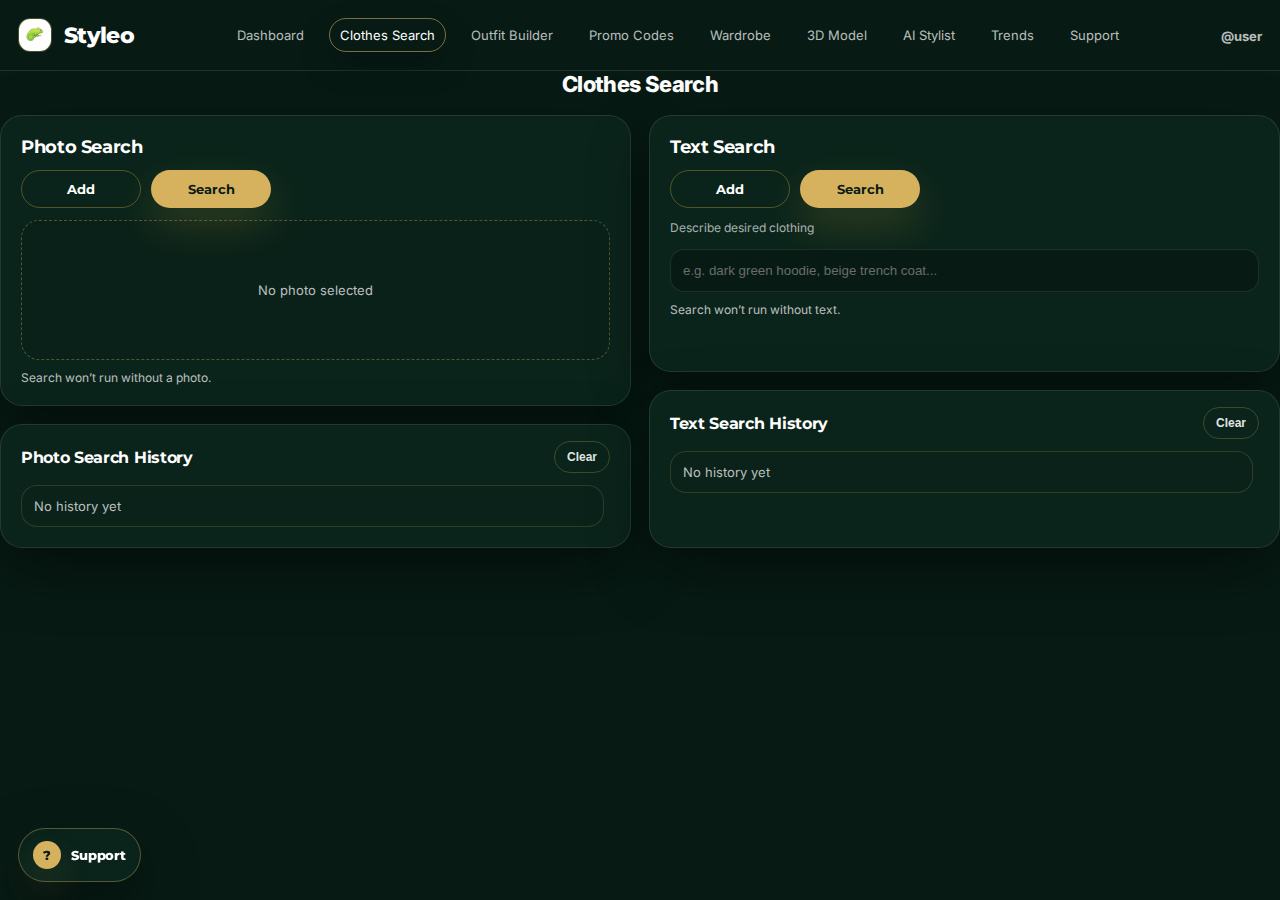
<file: public/clothes-search.html>
<!doctype html>
<html lang="en">
<head>
    <link rel="icon" href="Logo.jpeg" type="image">

  <meta charset="UTF-8" />
  <meta name="viewport" content="width=device-width, initial-scale=1.0" />
  <title>Styleo • Clothes Search</title>

  <link rel="preconnect" href="https://fonts.googleapis.com">
  <link rel="preconnect" href="https://fonts.gstatic.com" crossorigin>
  <link href="https://fonts.googleapis.com/css2?family=Inter:wght@400;500;600;700&family=Montserrat:wght@600;700;800&display=swap" rel="stylesheet">

  <link rel="stylesheet" href="style.css" />
</head>

<body class="page-feature">
  <div class="dash">

    <!-- TOP NAV (logo left, functions center, username right) -->
<header class="dash-header dash-header--nav">
  <div class="dash-left">
    <img class="dash-logo" src="Logo.jpeg" alt="Styleo Logo" />
    <span class="dash-brand">Styleo</span>
  </div>

  <!-- NAV (центр) -->
  <nav class="top-nav" aria-label="Feature navigation">
    <a class="top-nav__link" data-route="dashboard.html" href="dashboard.html">Dashboard</a>

    <a class="top-nav__link" data-route="clothes-search.html" href="clothes-search.html">Clothes Search</a>
    <a class="top-nav__link" data-route="outfit-builder.html" href="outfit-builder.html">Outfit Builder</a>
    <a class="top-nav__link" data-route="promo-codes.html" href="promo-codes.html">Promo Codes</a>
    <a class="top-nav__link" data-route="wardrobe.html" href="wardrobe.html">Wardrobe</a>
    <a class="top-nav__link" data-route="model-3d.html" href="model-3d.html">3D Model</a>
    <a class="top-nav__link" data-route="gemini_chat.html" href="gemini_chat.html">AI Stylist</a>
    <a class="top-nav__link" data-route="trends.html" href="trends.html">Trends</a>

    <a class="top-nav__link" data-route="support.html" href="support.html">Support</a>
  </nav>

  <div class="dash-right">
    <span class="dash-user" id="username">@user</span>
  </div>
</header>


    <!-- TITLE -->
    <main class="feature-shell">
      <h1 class="feature-title feature-title--center">Clothes Search</h1>

      <!-- TWO COLUMNS -->
      <section class="cs-grid" aria-label="Clothes search">
        <!-- LEFT: PHOTO SEARCH -->
        <div class="cs-col">
          <section class="cs-card">
            <h2 class="cs-card__title">Photo Search</h2>

            <div class="cs-actions">
              <!-- hidden file input -->
              <input id="photoFile" class="cs-hidden" type="file" accept="image/*" />

              <button class="btn btn-outline cs-btn" type="button" id="photoAddBtn">Add</button>
              <button class="btn btn-primary cs-btn" type="button" id="photoSearchBtn" disabled>Search</button>
            </div>

            <div class="cs-preview" id="photoPreview" aria-live="polite">
              <div class="cs-preview__empty">No photo selected</div>
            </div>

            <p class="cs-hint">Search won’t run without a photo.</p>
          </section>

          <section class="cs-card cs-card--history" aria-label="Photo search history">
            <div class="cs-card__head">
              <h3 class="cs-card__title cs-card__title--sm">Photo Search History</h3>
              <button class="cs-clear" type="button" id="clearPhotoHistory">Clear</button>
            </div>

            <div class="cs-history" id="photoHistory">
              <!-- items injected by JS -->
            </div>
          </section>
        </div>

        <!-- RIGHT: TEXT SEARCH -->
        <div class="cs-col">
          <section class="cs-card">
            <h2 class="cs-card__title">Text Search</h2>

            <div class="cs-actions">
              <button class="btn btn-outline cs-btn" type="button" id="textAddBtn">Add</button>
              <button class="btn btn-primary cs-btn" type="button" id="textSearchBtn" disabled>Search</button>
            </div>

            <label class="cs-field">
              <span class="cs-field__label">Describe desired clothing</span>
              <input id="textQuery" class="cs-field__input" type="text" placeholder="e.g. dark green hoodie, beige trench coat..." />
            </label>

            <p class="cs-hint">Search won’t run without text.</p>
          </section>

          <section class="cs-card cs-card--history" aria-label="Text search history">
            <div class="cs-card__head">
              <h3 class="cs-card__title cs-card__title--sm">Text Search History</h3>
              <button class="cs-clear" type="button" id="clearTextHistory">Clear</button>
            </div>

            <div class="cs-history" id="textHistory">
              <!-- items injected by JS -->
            </div>
          </section>
        </div>
      </section>
    </main>

    <!-- SUPPORT button bottom-left -->
    <a class="support-fab" href="support.html" aria-label="Support">
      <span class="support-fab__dot">?</span>
      <span class="support-fab__text">Support</span>
    </a>

  </div>

  <script>
    // ---- helpers
    const qs = (s) => document.querySelector(s);
    const fmtDate = (d) =>
      new Intl.DateTimeFormat(undefined, { year:'numeric', month:'short', day:'2-digit' }).format(d);

    // ---- username + keep ?user=... on navigation
    document.addEventListener("DOMContentLoaded", () => {
      const params = new URLSearchParams(window.location.search);
      const user = params.get("user");

      const u = qs("#username");
      if (user && u) u.textContent = "@" + user;

      if (user) {
        document.querySelectorAll("a[data-route], a.keep-user").forEach(a => {
          const url = new URL(a.getAttribute("href"), window.location.origin);
          url.searchParams.set("user", user);
          a.setAttribute("href", url.pathname + "?" + url.searchParams.toString());
        });
      }

      initClothesSearch();
    });

    function initClothesSearch(){
      // DOM
      const photoFile = qs("#photoFile");
      const photoAddBtn = qs("#photoAddBtn");
      const photoSearchBtn = qs("#photoSearchBtn");
      const photoPreview = qs("#photoPreview");
      const photoHistoryEl = qs("#photoHistory");
      const clearPhotoHistory = qs("#clearPhotoHistory");

      const textAddBtn = qs("#textAddBtn");
      const textSearchBtn = qs("#textSearchBtn");
      const textQuery = qs("#textQuery");
      const textHistoryEl = qs("#textHistory");
      const clearTextHistory = qs("#clearTextHistory");

      // storage keys
      const K_PHOTO = "styleo_photo_history_v1";
      const K_TEXT  = "styleo_text_history_v1";

      // state
      let selectedPhotoDataUrl = "";

      // load history
      const photoHistory = safeParse(localStorage.getItem(K_PHOTO)) || [];
      const textHistory  = safeParse(localStorage.getItem(K_TEXT)) || [];
      renderPhotoHistory(photoHistoryEl, photoHistory);
      renderTextHistory(textHistoryEl, textHistory);

      // PHOTO: Add -> open file picker
      photoAddBtn.addEventListener("click", () => photoFile.click());

      // PHOTO: on select -> enable Search + show preview
      photoFile.addEventListener("change", async (e) => {
        const file = e.target.files && e.target.files[0];
        if (!file) return;

        selectedPhotoDataUrl = await fileToDataURL(file);
        photoSearchBtn.disabled = false;

        photoPreview.innerHTML = `
          <img class="cs-preview__img" src="${selectedPhotoDataUrl}" alt="Selected photo preview">
        `;
      });

      // PHOTO: Search -> requires photo
      photoSearchBtn.addEventListener("click", async () => {
        if (!selectedPhotoDataUrl) return;

        photoSearchBtn.disabled = true;
        photoSearchBtn.textContent = "Searching...";

        try {
          // Convert data URL to blob
          const response = await fetch(selectedPhotoDataUrl);
          const blob = await response.blob();
          
          const formData = new FormData();
          formData.append("image", blob, "photo.jpg");

          console.log("🔍 Attempting photo search...");
          
          let apiResponse;
          let apiUrl = "http://localhost:3001/api/photo-search";
          let lastError = null;
          
          // Try localhost:3001 first
          try {
            console.log("📡 Trying:", apiUrl);
            apiResponse = await fetch(apiUrl, {
              method: "POST",
              body: formData
            });
            console.log("✅ Connected to localhost:3001, response status:", apiResponse.status);
          } catch (e) {
            console.log("❌ Failed to connect to localhost:3001:", e.message);
            lastError = e;
            // If that fails, try relative URL (for Firebase)
            apiUrl = "/api/photo-search";
            try {
              console.log("📡 Trying relative path:", apiUrl);
              apiResponse = await fetch(apiUrl, {
                method: "POST",
                body: formData
              });
              console.log("✅ Connected to relative URL, response status:", apiResponse.status);
            } catch (e2) {
              console.log("❌ Failed to connect to relative URL:", e2.message);
              throw new Error("Could not reach backend API. Tried:\n1. http://localhost:3001/api/photo-search\n2. /api/photo-search\n\nMake sure Ghast has started the backend with 'npm start' in the server folder.");
            }
          }

          if (!apiResponse.ok) {
            const responseText = await apiResponse.text();
            console.log("❌ API Error Response:", responseText);
            try {
              const error = JSON.parse(responseText);
              throw new Error(error.error || `HTTP ${apiResponse.status}`);
            } catch (e) {
              throw new Error(`Server returned ${apiResponse.status}: ${responseText.substring(0, 100)}`);
            }
          }

          const data = await apiResponse.json();
          console.log("✅ Search successful:", data);
          
          // Store in history
          const item = {
            date: new Date().toISOString(),
            img: selectedPhotoDataUrl,
            results: data.results || []
          };

          photoHistory.unshift(item);
          localStorage.setItem(K_PHOTO, JSON.stringify(photoHistory));
          renderPhotoHistory(photoHistoryEl, photoHistory);

          // Show results
          showPhotoSearchResults(data);
        } catch (e) {
          console.error("Photo search error:", e);
          alert("Error: " + e.message + "\n\nMake sure the backend server is running on http://localhost:3001");
        } finally {
          photoSearchBtn.disabled = false;
          photoSearchBtn.textContent = "Search";
        }
      });

      clearPhotoHistory.addEventListener("click", () => {
        photoHistory.length = 0;
        localStorage.setItem(K_PHOTO, JSON.stringify(photoHistory));
        renderPhotoHistory(photoHistoryEl, photoHistory);
      });

      // TEXT: Add -> focus input (and optionally clear)
      textAddBtn.addEventListener("click", () => {
        textQuery.focus();
        // optional: textQuery.value = "";
        updateTextBtn();
      });

      // TEXT: enable Search only if non-empty
      function updateTextBtn(){
        textSearchBtn.disabled = !textQuery.value.trim();
      }
      textQuery.addEventListener("input", updateTextBtn);
      updateTextBtn();

      // TEXT: Search -> requires text
      textSearchBtn.addEventListener("click", async () => {
        const q = textQuery.value.trim();
        if (!q) return;

        textSearchBtn.disabled = true;
        textSearchBtn.textContent = "Searching...";

        try {
          console.log("🔍 Attempting text search for:", q);
          
          // live share stuff
          let apiResponse;
          let apiUrl = "http://localhost:3001/api/text-search";
          let lastError = null;
          
          // Try localhost:3001
          try {
            console.log("📡 Trying:", apiUrl);
            apiResponse = await fetch(apiUrl, {
              method: "POST",
              headers: { "Content-Type": "application/json" },
              body: JSON.stringify({ query: q })
            });
            console.log("✅ Connected to localhost:3001, response status:", apiResponse.status);
          } catch (e) {
            console.log("❌ Failed to connect to localhost:3001:", e.message);
            lastError = e;
            //  try relative URL ( Firebase)
            apiUrl = "/api/text-search";
            try {
              console.log("📡 Trying relative path:", apiUrl);
              apiResponse = await fetch(apiUrl, {
                method: "POST",
                headers: { "Content-Type": "application/json" },
                body: JSON.stringify({ query: q })
              });
              console.log("✅ Connected to relative URL, response status:", apiResponse.status);
            } catch (e2) {
              console.log("❌ Failed to connect to relative URL:", e2.message);
              throw new Error("Could not reach backend API. Tried:\n1. http://localhost:3001/api/text-search\n2. /api/text-search\n\nMake sure Ghast has started the backend with 'npm start' in the server folder.");
            }
          }

          if (!apiResponse.ok) {
            const responseText = await apiResponse.text();
            console.log("❌ API Error Response:", responseText);
            try {
              const error = JSON.parse(responseText);
              throw new Error(error.error || `HTTP ${apiResponse.status}`);
            } catch (e) {
              throw new Error(`Server returned ${apiResponse.status}: ${responseText.substring(0, 100)}`);
            }
          }

          const data = await apiResponse.json();
          console.log("✅ Search successful:", data);

          // Store  history
          const item = {
            date: new Date().toISOString(),
            text: q,
            results: data.results || []
          };

          textHistory.unshift(item);
          localStorage.setItem(K_TEXT, JSON.stringify(textHistory));
          renderTextHistory(textHistoryEl, textHistory);

          // Show results
          showTextSearchResults(data);
        } catch (e) {
          console.error("Text search error:", e);
          alert("Error: " + e.message + "\n\nMake sure the backend server is running on http://localhost:3001");
        } finally {
          textSearchBtn.disabled = false;
          textSearchBtn.textContent = "Search";
        }
      });

      clearTextHistory.addEventListener("click", () => {
        textHistory.length = 0;
        localStorage.setItem(K_TEXT, JSON.stringify(textHistory));
        renderTextHistory(textHistoryEl, textHistory);
      });
    }

    function renderPhotoHistory(root, items){
      if (!items.length){
        root.innerHTML = `<div class="cs-empty">No history yet</div>`;
        return;
      }
      root.innerHTML = items.map((it, idx) => `
        <article class="cs-hitem" aria-label="Photo history item ${idx+1}">
          <div class="cs-hitem__date">${fmtDate(new Date(it.date))}</div>
          <img class="cs-hitem__img" src="${it.img}" alt="Uploaded photo on ${fmtDate(new Date(it.date))}">
        </article>
      `).join("");
    }

    function renderTextHistory(root, items){
      if (!items.length){
        root.innerHTML = `<div class="cs-empty">No history yet</div>`;
        return;
      }
      root.innerHTML = items.map((it, idx) => `
        <article class="cs-hitem" aria-label="Text history item ${idx+1}">
          <div class="cs-hitem__date">${fmtDate(new Date(it.date))}</div>
          <div class="cs-hitem__text">${escapeHTML(it.text)}</div>
        </article>
      `).join("");
    }

    function safeParse(v){
      try { return JSON.parse(v); } catch { return null; }
    }
    function fileToDataURL(file){
      return new Promise((res, rej) => {
        const r = new FileReader();
        r.onload = () => res(r.result);
        r.onerror = rej;
        r.readAsDataURL(file);
      });
    }
    function escapeHTML(str){
      return String(str)
        .replaceAll("&", "&amp;")
        .replaceAll("<", "&lt;")
        .replaceAll(">", "&gt;")
        .replaceAll('"', "&quot;")
        .replaceAll("'", "&#039;");
    }

    // show search results
    function showPhotoSearchResults(data) {
      let resultsHTML = "<div class='search-results-modal'>";
      
      if (data.results && data.results.length > 0) {
        resultsHTML += `<h3>Found ${data.results.length} matching items</h3>`;
        resultsHTML += `<p><small>Image analyzed: ${escapeHTML(data.imageDescription || "clothing item")}</small></p>`;
        resultsHTML += "<div class='results-list'>";
        
        data.results.forEach(item => {
          resultsHTML += `
            <div class="result-item" style="border: 1px solid #ddd; padding: 12px; margin: 8px 0; border-radius: 4px;">
              <h4 style="margin: 0 0 8px 0;">${escapeHTML(item.name)}</h4>
              <p style="margin: 4px 0;"><strong>Brand:</strong> ${escapeHTML(item.brand)}</p>
              <p style="margin: 4px 0;"><strong>Color:</strong> ${escapeHTML(item.color)} | <strong>Type:</strong> ${escapeHTML(item.type)}</p>
              <p style="margin: 4px 0;"><strong>Price:</strong> $${item.price}</p>
              <a href="${escapeHTML(item.url)}" target="_blank" class="btn btn-primary" style="margin-top: 8px; display: inline-block;">View Item</a>
            </div>
          `;
        });
        
        resultsHTML += "</div>";
      } else {
        resultsHTML += "<p>No matching items found for this image.</p>";
      }
      
      resultsHTML += "</div>";
      
      // alert-display
      alert(resultsHTML.replace(/<[^>]*>/g, "\n") + "\n\n(Open browser console or check the full interface for formatted results)");
    }

    function showTextSearchResults(data) {
      let resultsHTML = "<div class='search-results-modal'>";
      
      if (data.results && data.results.length > 0) {
        resultsHTML += `<h3>Found ${data.results.length} items for "${escapeHTML(data.query)}"</h3>`;
        resultsHTML += "<div class='results-list'>";
        
        data.results.forEach(item => {
          resultsHTML += `
            <div class="result-item" style="border: 1px solid #ddd; padding: 12px; margin: 8px 0; border-radius: 4px;">
              <h4 style="margin: 0 0 8px 0;">${escapeHTML(item.name)}</h4>
              <p style="margin: 4px 0;"><strong>Brand:</strong> ${escapeHTML(item.brand)}</p>
              <p style="margin: 4px 0;"><strong>Color:</strong> ${escapeHTML(item.color)} | <strong>Type:</strong> ${escapeHTML(item.type)}</p>
              <p style="margin: 4px 0;"><strong>Price:</strong> $${item.price}</p>
              <a href="${escapeHTML(item.url)}" target="_blank" class="btn btn-primary" style="margin-top: 8px; display: inline-block;">View Item</a>
            </div>
          `;
        });
        
        resultsHTML += "</div>";
      } else {
        resultsHTML += `<p>No items found matching "${escapeHTML(data.query)}".</p>`;
      }
      
      resultsHTML += "</div>";
      
      alert(resultsHTML.replace(/<[^>]*>/g, "\n") + "\n\n(Open browser console or check the full interface for formatted results)");
    }
  </script>
  <script>
  document.addEventListener("DOMContentLoaded", () => {
    const params = new URLSearchParams(window.location.search);
    const user = params.get("user");

    // 1) username
    const el = document.getElementById("username");
    if (el && user) el.textContent = "@" + user;

    // 2) 
    if (user) {
      document.querySelectorAll("a[data-route]").forEach(a => {
        const url = new URL(a.getAttribute("href"), window.location.origin);
        url.searchParams.set("user", user);
        a.setAttribute("href", url.pathname + "?" + url.searchParams.toString());
      });
    }

    // 3) highlight current page 
    const current = location.pathname.split("/").pop() || "dashboard.html";
    document.querySelectorAll("a[data-route]").forEach(a => {
      const route = a.getAttribute("data-route");
      if (route === current) a.setAttribute("aria-current", "page");
      else a.removeAttribute("aria-current");
    });
  });
</script>
<!-- твой HTML выше -->

<script>
document.addEventListener("DOMContentLoaded", () => {
  const photoFile = document.getElementById("photoFile");
  const photoAddBtn = document.getElementById("photoAddBtn");

  if (!photoFile || !photoAddBtn) return;

  photoAddBtn.addEventListener("click", () => {
    photoFile.click();
  });
});
</script>
<script src="applyTheme.js"></script></body>
<!-- это все сломано' -->
</html>
</file>
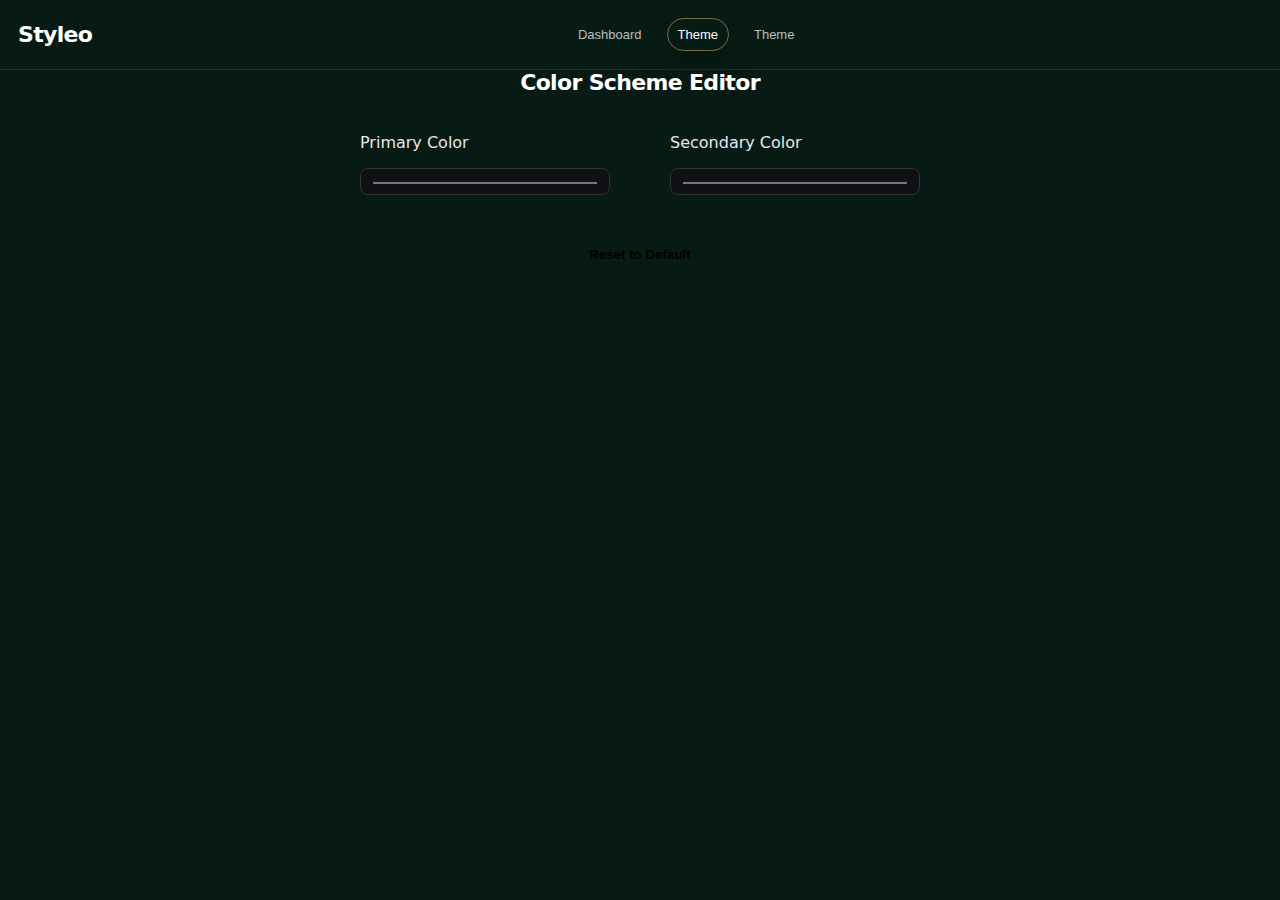
<file: public/color_wheel.html>
<!doctype html>
<html lang="en">
<head>
  <meta charset="UTF-8">
  <title>Styleo • Theme Editor</title>
  <meta name="viewport" content="width=device-width, initial-scale=1.0">

  <link rel="stylesheet" href="style.css">
</head>

<body class="page-feature">
<div class="dash">

  <header class="dash-header dash-header--nav">
    <div class="dash-left">
      <span class="dash-brand">Styleo</span>
    </div>
    <nav class="top-nav">
      <a class="top-nav__link" href="dashboard.html">Dashboard</a>
      <a class="top-nav__link" href="color_wheel.html" aria-current="page">Theme</a>
      <a class="top-nav__link" href="color_wheel.html">Theme</a>
    </nav>
  </header>

  <main class="feature-shell">
    <h1 class="feature-title feature-title--center">Color Scheme Editor</h1>

    <section class="theme-editor">
      <div class="theme-card">
        <label>Primary Color</label>
        <input type="color" id="primaryPicker">
      </div>

      <div class="theme-card">
        <label>Secondary Color</label>
        <input type="color" id="secondaryPicker">
      </div>

      <button class="theme-reset" id="resetTheme">Reset to Default</button>
    </section>
  </main>

</div>

<script src="applyTheme.js"></script>

<script>
const root = document.documentElement;

const primaryInput = document.getElementById("primaryPicker");
const secondaryInput = document.getElementById("secondaryPicker");
const resetBtn = document.getElementById("resetTheme");

// load  values
primaryInput.value =
  getComputedStyle(root).getPropertyValue("--bg-color").trim();

secondaryInput.value =
  getComputedStyle(root).getPropertyValue("--accent-color").trim();

primaryInput.addEventListener("input", e => {
  localStorage.setItem("styleo_primary", e.target.value);
  location.reload(); 
});

secondaryInput.addEventListener("input", e => {
  localStorage.setItem("styleo_secondary", e.target.value);
  location.reload();
});


resetBtn.addEventListener("click", () => {
  localStorage.removeItem("styleo_primary");
  localStorage.removeItem("styleo_secondary");
  location.reload();
});
</script>

<style>
.theme-editor{
  display:grid;
  grid-template-columns: repeat(auto-fit, minmax(220px, 1fr));
  gap:20px;
  max-width:600px;
  margin:0 auto;
}

.theme-card{
  background: var(--bg-card);
  padding:20px;
  border-radius:16px;
  border:1px solid var(--border-soft);
  display:flex;
  flex-direction:column;
  gap:10px;
}

.theme-card label{
  color: var(--text-muted);
}

.theme-reset{
  grid-column: 1 / -1;
  padding:12px;
  border-radius:14px;
  background: var(--primary);
  color:black;
  font-weight:600;
  border:none;
  cursor:pointer;
}
</style>

</body>
</html>
</file>
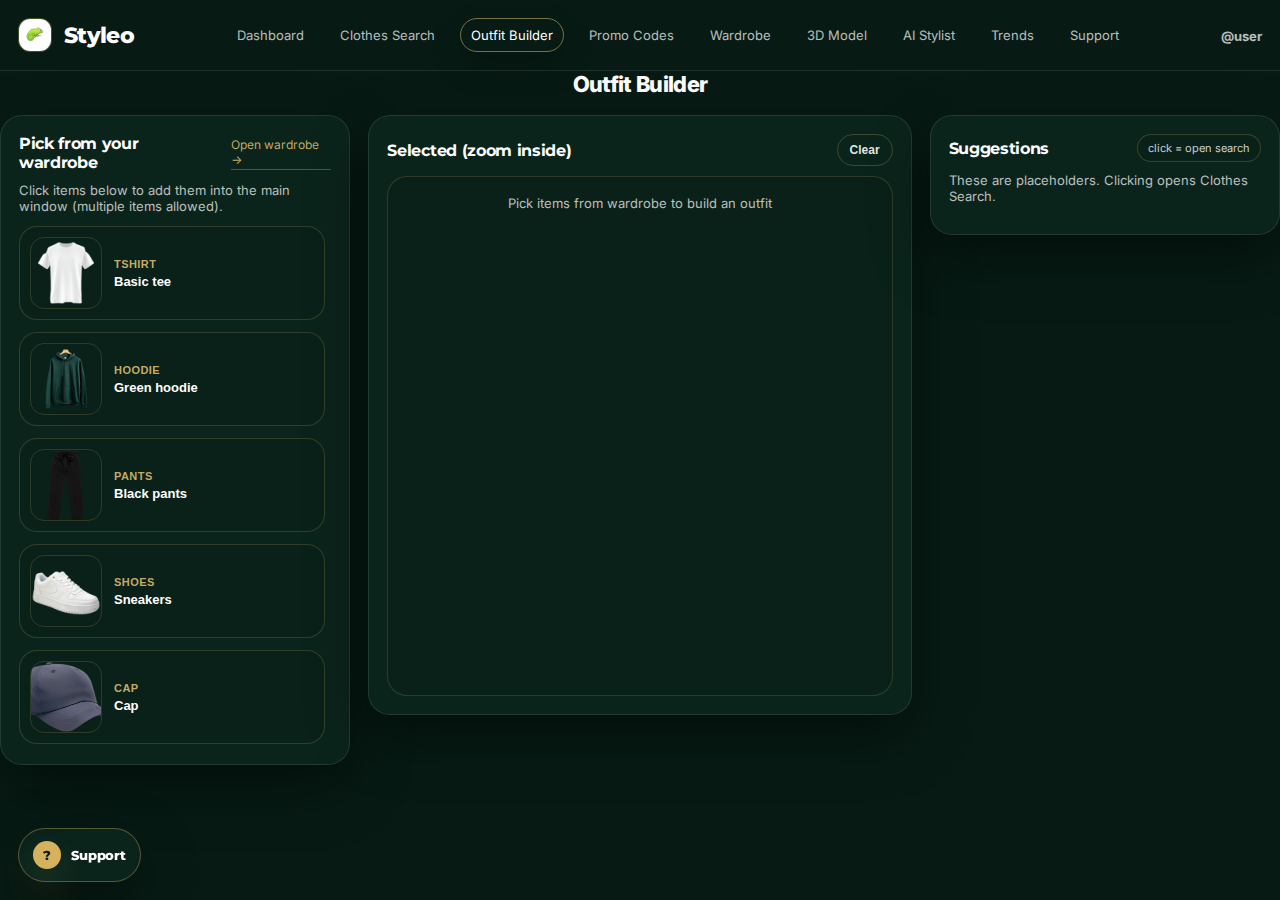
<file: public/outfit-builder.html>
<!doctype html>
<html lang="en">
<head>
    <link rel="icon" href="Logo.jpeg" type="image">

  <meta charset="UTF-8" />
  <meta name="viewport" content="width=device-width, initial-scale=1.0" />
  <title>Styleo • Outfit Builder</title>

  <link rel="preconnect" href="https://fonts.googleapis.com">
  <link rel="preconnect" href="https://fonts.gstatic.com" crossorigin>
  <link href="https://fonts.googleapis.com/css2?family=Inter:wght@400;500;600;700&family=Montserrat:wght@600;700;800&display=swap" rel="stylesheet">

  <link rel="stylesheet" href="style.css" />
</head>

<body class="page-feature">
<div class="dash">

  <!-- GLOBAL HEADER (same everywhere) -->
  <header class="dash-header dash-header--nav">
    <div class="dash-left">
      <img class="dash-logo" src="Logo.jpeg" alt="Styleo Logo" />
      <span class="dash-brand">Styleo</span>
    </div>

    <nav class="top-nav" aria-label="Feature navigation">
      <a class="top-nav__link" data-route="dashboard.html" href="dashboard.html">Dashboard</a>
      <a class="top-nav__link" data-route="clothes-search.html" href="clothes-search.html">Clothes Search</a>
      <a class="top-nav__link" data-route="outfit-builder.html" href="outfit-builder.html" aria-current="page">Outfit Builder</a>
      <a class="top-nav__link" data-route="promo-codes.html" href="promo-codes.html">Promo Codes</a>
      <a class="top-nav__link" data-route="wardrobe.html" href="wardrobe.html">Wardrobe</a>
      <a class="top-nav__link" data-route="model-3d.html" href="model-3d.html">3D Model</a>
      <a class="top-nav__link" data-route="ai-stylist.html" href="ai-stylist.html">AI Stylist</a>
      <a class="top-nav__link" data-route="trends.html" href="trends.html">Trends</a>
      <a class="top-nav__link" data-route="support.html" href="support.html">Support</a>
    </nav>

    <div class="dash-right">
      <span class="dash-user" id="username">@user</span>
    </div>
  </header>

  <main class="feature-shell">
    <h1 class="feature-title feature-title--center">Outfit Builder</h1>

    <section class="ob-grid" aria-label="Outfit builder layout">

      <!-- LEFT: Wardrobe picker -->
      <aside class="ob-card ob-left">
        <div class="ob-card__head">
          <h2 class="ob-card__title">Pick from your wardrobe</h2>
          <a class="ob-mini-link keep-user" href="wardrobe.html">Open wardrobe →</a>
        </div>

        <p class="ob-muted">Click items below to add them into the main window (multiple items allowed).</p>

        <div class="ob-wardrobe" id="wardrobeList" aria-label="Wardrobe items">
          <!-- injected -->
        </div>
      </aside>

      <!-- CENTER: Main window -->
      <section class="ob-card ob-center" aria-label="Selected items">
        <div class="ob-card__head">
          <h2 class="ob-card__title">Selected (zoom inside)</h2>
          <button class="ob-clear" type="button" id="clearSelected">Clear</button>
        </div>

        <div class="ob-main" id="mainStage" aria-label="Main stage">
          <div class="ob-main__empty" id="mainEmpty">Pick items from wardrobe to build an outfit</div>
          <div class="ob-selected" id="selectedStack">
            <!-- injected -->
          </div>
        </div>
      </section>

      <!-- RIGHT: Suggestions -->
      <aside class="ob-card ob-right" aria-label="Suggestions">
        <div class="ob-card__head">
          <h2 class="ob-card__title">Suggestions</h2>
          <span class="ob-pill">click = open search</span>
        </div>

        <p class="ob-muted">These are placeholders. Clicking opens Clothes Search.</p>

        <div class="ob-suggestions" id="suggestionsList">
          <!-- injected -->
        </div>
      </aside>

    </section>
  </main>

  <!-- Support button bottom-left -->
  <a class="support-fab keep-user" href="support.html" aria-label="Support">
    <span class="support-fab__dot">?</span>
    <span class="support-fab__text">Support</span>
  </a>

</div>

<script>
document.addEventListener("DOMContentLoaded", () => {
  const params = new URLSearchParams(window.location.search);
  const user = params.get("user") || "";

  // username
  const u = document.getElementById("username");
  if (u && user) u.textContent = "@" + user;

  // keep ?user=... on nav + support + links
  if (user) {
    document.querySelectorAll("a[data-route], a.keep-user").forEach(a => {
      const url = new URL(a.getAttribute("href"), window.location.origin);
      url.searchParams.set("user", user);
      a.setAttribute("href", url.pathname + "?" + url.searchParams.toString());
    });
  }

  // highlight current page
  const current = location.pathname.split("/").pop() || "dashboard.html";
  document.querySelectorAll("a[data-route]").forEach(a => {
    const route = a.getAttribute("data-route");
    if (route === current) a.setAttribute("aria-current", "page");
    else a.removeAttribute("aria-current");
  });

  initOutfitBuilder(user);
});

function initOutfitBuilder(user){
  const wardrobeEl = document.getElementById("wardrobeList");
  const selectedEl = document.getElementById("selectedStack");
  const emptyEl = document.getElementById("mainEmpty");
  const clearBtn = document.getElementById("clearSelected");
  const suggestionsEl = document.getElementById("suggestionsList");

  const K_WARDROBE = "styleo_wardrobe_items_v1";
  const K_SELECTED = "styleo_outfit_selected_v1";

  // wardrobe items expected: [{id, type, label, img}]
  const wardrobe = safeParse(localStorage.getItem(K_WARDROBE)) || demoWardrobe();
  localStorage.setItem(K_WARDROBE, JSON.stringify(wardrobe));

  // selected items: store ids (can repeat? we'll store unique by default)
  const selectedIds = (safeParse(localStorage.getItem(K_SELECTED)) || []);

  renderWardrobe();
  renderSelected();

  clearBtn.addEventListener("click", () => {
    selectedIds.length = 0;
    localStorage.setItem(K_SELECTED, JSON.stringify(selectedIds));
    renderSelected();
  });

  function renderWardrobe(){
    wardrobeEl.innerHTML = wardrobe.map(item => `
      <button class="ob-witem" type="button" data-id="${item.id}">
        <img class="ob-wimg" src="${item.img}" alt="${escapeHTML(item.label)}">
        <div class="ob-wmeta">
          <div class="ob-wtype">${escapeHTML(item.type)}</div>
          <div class="ob-wlabel">${escapeHTML(item.label)}</div>
        </div>
      </button>
    `).join("");

    wardrobeEl.querySelectorAll(".ob-witem").forEach(btn => {
      btn.addEventListener("click", () => {
        const id = btn.getAttribute("data-id");
        if (!selectedIds.includes(id)) selectedIds.unshift(id);
        localStorage.setItem(K_SELECTED, JSON.stringify(selectedIds));
        renderSelected();
      });
    });
  }

  function renderSelected(){
    if (!selectedIds.length){
      emptyEl.style.display = "block";
      selectedEl.innerHTML = "";
      return;
    }
    emptyEl.style.display = "none";

    const selectedItems = selectedIds
      .map(id => wardrobe.find(w => w.id === id))
      .filter(Boolean);

    selectedEl.innerHTML = selectedItems.map(item => `
      <article class="ob-sel">
        <div class="ob-zoom">
          <img class="ob-selimg" src="${item.img}" alt="${escapeHTML(item.label)}">
        </div>
        <div class="ob-selinfo">
          <div class="ob-seltype">${escapeHTML(item.type)}</div>
          <div class="ob-sellabel">${escapeHTML(item.label)}</div>
          <button class="ob-remove" type="button" data-id="${item.id}">Remove</button>
        </div>
      </article>
    `).join("");

    selectedEl.querySelectorAll(".ob-remove").forEach(b => {
      b.addEventListener("click", (e) => {
        const id = b.getAttribute("data-id");
        const idx = selectedIds.indexOf(id);
        if (idx !== -1) selectedIds.splice(idx, 1);
        localStorage.setItem(K_SELECTED, JSON.stringify(selectedIds));
        renderSelected();
      });
    });

    renderSuggestions(selectedItems);
  }

  function renderSuggestions(selectedItems){
    // Very simple placeholder logic:
    // if no shoes selected => suggest shoes, etc.
    const hasType = (t) => selectedItems.some(i => i.type.toLowerCase() === t);
    const sugg = [];

    if (!hasType("tshirt")) sugg.push(suggItem("T-shirt", "T-shirt.png", "tshirt"));
    if (!hasType("hoodie")) sugg.push(suggItem("Hoodie", "Hoodie.png", "hoodie"));
    if (!hasType("pants"))  sugg.push(suggItem("Pants", "Pants.png", "pants"));
    if (!hasType("shoes"))  sugg.push(suggItem("Shoes", "Shoes.png", "shoes"));

    // Fill up to 6 cards
    while (sugg.length < 6) sugg.push(suggItem("Accessory", "Accessory.jpg", "accessory"));

    suggestionsEl.innerHTML = sugg.slice(0, 6).map(s => `
      <button class="ob-sug" type="button" data-q="${escapeHTML(s.q)}">
        <img class="ob-sugimg" src="${s.img}" alt="${escapeHTML(s.title)}">
        <div class="ob-sugmeta">
          <div class="ob-sugtitle">${escapeHTML(s.title)}</div>
          <div class="ob-sugtype">${escapeHTML(s.q)}</div>
        </div>
      </button>
    `).join("");

    // click suggestion -> open Clothes Search (photo search)
    suggestionsEl.querySelectorAll(".ob-sug").forEach(btn => {
      btn.addEventListener("click", () => {
        const q = btn.getAttribute("data-q") || "";
        const url = new URL("clothes-search.html", window.location.origin);
        if (user) url.searchParams.set("user", user);
        // optional: send query to text search input later
        url.searchParams.set("prefill", q);
        window.location.href = url.pathname + "?" + url.searchParams.toString();
      });
    });
  }
}

function demoWardrobe(){
  // placeholder wardrobe items (replace with real images from your Wardrobe page)
  return [
    { id:"w1", type:"tshirt", label:"Basic tee", img:"T-shirt.png" },
    { id:"w2", type:"hoodie", label:"Green hoodie", img:"Hoodie.png" },
    { id:"w3", type:"pants",  label:"Black pants", img:"Pants.png" },
    { id:"w4", type:"shoes",  label:"Sneakers", img:"Shoes.png" },
    { id:"w5", type:"cap",    label:"Cap", img:"Cap.png" },
    { id:"w6", type:"bag",    label:"Bag", img:"Bag.png" }
  ];
}

function suggItem(title, img, q){ return { title, img, q }; }

function safeParse(v){ try { return JSON.parse(v); } catch { return null; } }
function escapeHTML(str){
  return String(str)
    .replaceAll("&","&amp;").replaceAll("<","&lt;").replaceAll(">","&gt;")
    .replaceAll('"',"&quot;").replaceAll("'","&#039;");
}
</script>
</body>
</html>
</file>
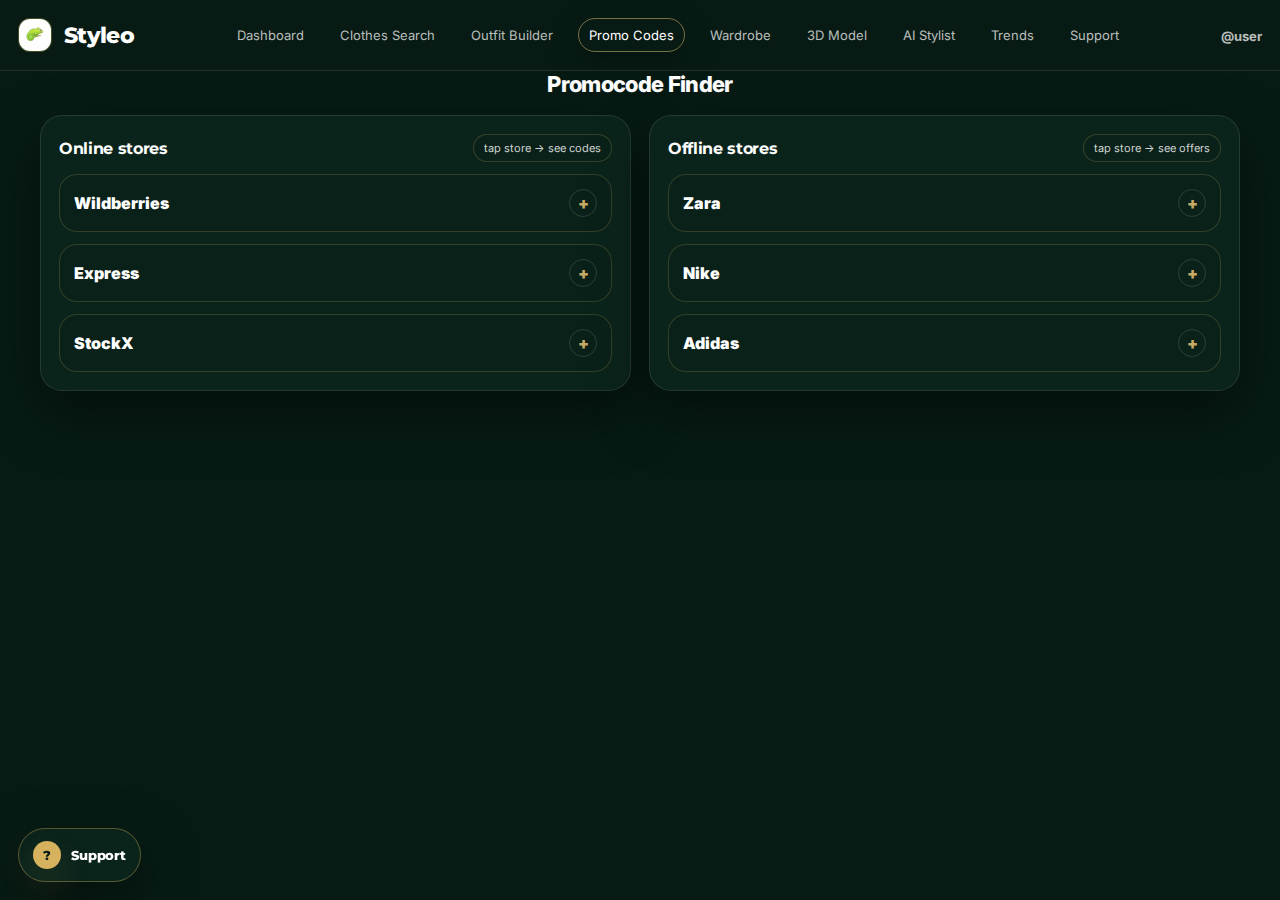
<file: public/promo-codes.html>
<!doctype html>
<html lang="en">
<head>
    <link rel="icon" href="Logo.jpeg" type="image">

  <meta charset="UTF-8" />
  <meta name="viewport" content="width=device-width, initial-scale=1.0" />
  <title>Styleo • Promo Codes</title>

  <link rel="preconnect" href="https://fonts.googleapis.com">
  <link rel="preconnect" href="https://fonts.gstatic.com" crossorigin>
  <link href="https://fonts.googleapis.com/css2?family=Inter:wght@400;500;600;700&family=Montserrat:wght@600;700;800&display=swap" rel="stylesheet">
  <link rel="stylesheet" href="style.css" />
</head>

<body class="page-feature">
<div class="dash">

  <!-- GLOBAL HEADER -->
  <header class="dash-header dash-header--nav">
    <div class="dash-left">
      <img class="dash-logo" src="Logo.jpeg" alt="Styleo Logo" />
      <span class="dash-brand">Styleo</span>
    </div>

    <nav class="top-nav" aria-label="Feature navigation">
      <a class="top-nav__link" data-route="dashboard.html" href="dashboard.html">Dashboard</a>
      <a class="top-nav__link" data-route="clothes-search.html" href="clothes-search.html">Clothes Search</a>
      <a class="top-nav__link" data-route="outfit-builder.html" href="outfit-builder.html">Outfit Builder</a>
      <a class="top-nav__link" data-route="promo-codes.html" href="promo-codes.html" aria-current="page">Promo Codes</a>
      <a class="top-nav__link" data-route="wardrobe.html" href="wardrobe.html">Wardrobe</a>
      <a class="top-nav__link" data-route="model-3d.html" href="model-3d.html">3D Model</a>
      <a class="top-nav__link" data-route="ai-stylist.html" href="ai-stylist.html">AI Stylist</a>
      <a class="top-nav__link" data-route="trends.html" href="trends.html">Trends</a>
      <a class="top-nav__link" data-route="support.html" href="support.html">Support</a>
    </nav>

    <div class="dash-right">
      <span class="dash-user" id="username">@user</span>
    </div>
  </header>

  <main class="feature-shell">
    <h1 class="feature-title feature-title--center">Promocode Finder</h1>

    <section class="pc-grid" aria-label="Promo code finder layout">

      <!-- Online stores -->
      <section class="pc-card" aria-label="Online stores">
        <div class="pc-head">
          <h2 class="pc-title">Online stores</h2>
          <span class="pc-badge">tap store → see codes</span>
        </div>

        <div class="pc-accordion">

          <details class="pc-item">
            <summary class="pc-sum">
              <span>Wildberries</span>
              <span class="pc-plus">+</span>
            </summary>
            <div class="pc-panel">
              <div class="pc-code">
                <span class="pc-code__name">WB10</span>
                <span class="pc-code__desc">10% off selected items</span>
                <button class="pc-copy" type="button" data-copy="WB10">Copy</button>
              </div>
              <div class="pc-code">
                <span class="pc-code__name">FREESHIP</span>
                <span class="pc-code__desc">Free delivery (min. order)</span>
                <button class="pc-copy" type="button" data-copy="FREESHIP">Copy</button>
              </div>
            </div>
          </details>

          <details class="pc-item">
            <summary class="pc-sum">
              <span>Express</span>
              <span class="pc-plus">+</span>
            </summary>
            <div class="pc-panel">
              <div class="pc-code">
                <span class="pc-code__name">EXP15</span>
                <span class="pc-code__desc">15% for first purchase</span>
                <button class="pc-copy" type="button" data-copy="EXP15">Copy</button>
              </div>
            </div>
          </details>

          <details class="pc-item">
            <summary class="pc-sum">
              <span>StockX</span>
              <span class="pc-plus">+</span>
            </summary>
            <div class="pc-panel">
              <div class="pc-code">
                <span class="pc-code__name">STOCKX5</span>
                <span class="pc-code__desc">5% off marketplace fees</span>
                <button class="pc-copy" type="button" data-copy="STOCKX5">Copy</button>
              </div>
            </div>
          </details>

        </div>
      </section>

      <!-- Offline stores -->
      <section class="pc-card" aria-label="Offline stores">
        <div class="pc-head">
          <h2 class="pc-title">Offline stores</h2>
          <span class="pc-badge">tap store → see offers</span>
        </div>

        <div class="pc-accordion">

          <details class="pc-item">
            <summary class="pc-sum">
              <span>Zara</span>
              <span class="pc-plus">+</span>
            </summary>
            <div class="pc-panel">
              <div class="pc-code">
                <span class="pc-code__name">ZARA-KZ</span>
                <span class="pc-code__desc">In-store promo (check cashier)</span>
                <button class="pc-copy" type="button" data-copy="ZARA-KZ">Copy</button>
              </div>
            </div>
          </details>

          <details class="pc-item">
            <summary class="pc-sum">
              <span>Nike</span>
              <span class="pc-plus">+</span>
            </summary>
            <div class="pc-panel">
              <div class="pc-code">
                <span class="pc-code__name">NIKE-MEMBER</span>
                <span class="pc-code__desc">Member discount (store)</span>
                <button class="pc-copy" type="button" data-copy="NIKE-MEMBER">Copy</button>
              </div>
            </div>
          </details>

          <details class="pc-item">
            <summary class="pc-sum">
              <span>Adidas</span>
              <span class="pc-plus">+</span>
            </summary>
            <div class="pc-panel">
              <div class="pc-code">
                <span class="pc-code__name">ADI-EXTRA</span>
                <span class="pc-code__desc">Extra % on selected categories</span>
                <button class="pc-copy" type="button" data-copy="ADI-EXTRA">Copy</button>
              </div>
            </div>
          </details>

        </div>
      </section>

    </section>
  </main>

  <!-- Support -->
  <a class="support-fab keep-user" href="support.html" aria-label="Support">
    <span class="support-fab__dot">?</span>
    <span class="support-fab__text">Support</span>
  </a>

</div>

<script>
document.addEventListener("DOMContentLoaded", () => {
  const params = new URLSearchParams(window.location.search);
  const user = params.get("user") || "";

  const el = document.getElementById("username");
  if (el && user) el.textContent = "@" + user;

  // keep user param everywhere
  if (user) {
    document.querySelectorAll("a[data-route], a.keep-user").forEach(a => {
      const url = new URL(a.getAttribute("href"), window.location.origin);
      url.searchParams.set("user", user);
      a.setAttribute("href", url.pathname + "?" + url.searchParams.toString());
    });
  }

  // copy buttons
  document.querySelectorAll(".pc-copy").forEach(btn => {
    btn.addEventListener("click", async () => {
      const code = btn.getAttribute("data-copy") || "";
      try{
        await navigator.clipboard.writeText(code);
        btn.textContent = "Copied";
        setTimeout(()=> btn.textContent = "Copy", 900);
      }catch(e){
        // fallback
        alert("Copy this code: " + code);
      }
    });
  });

  // (optional) only one open per column
  document.querySelectorAll(".pc-card").forEach(card => {
    card.querySelectorAll("details").forEach(d => {
      d.addEventListener("toggle", () => {
        if (!d.open) return;
        card.querySelectorAll("details").forEach(other => {
          if (other !== d) other.open = false;
        });
      });
    });
  });
});
</script>

</body>
</html>
</file>
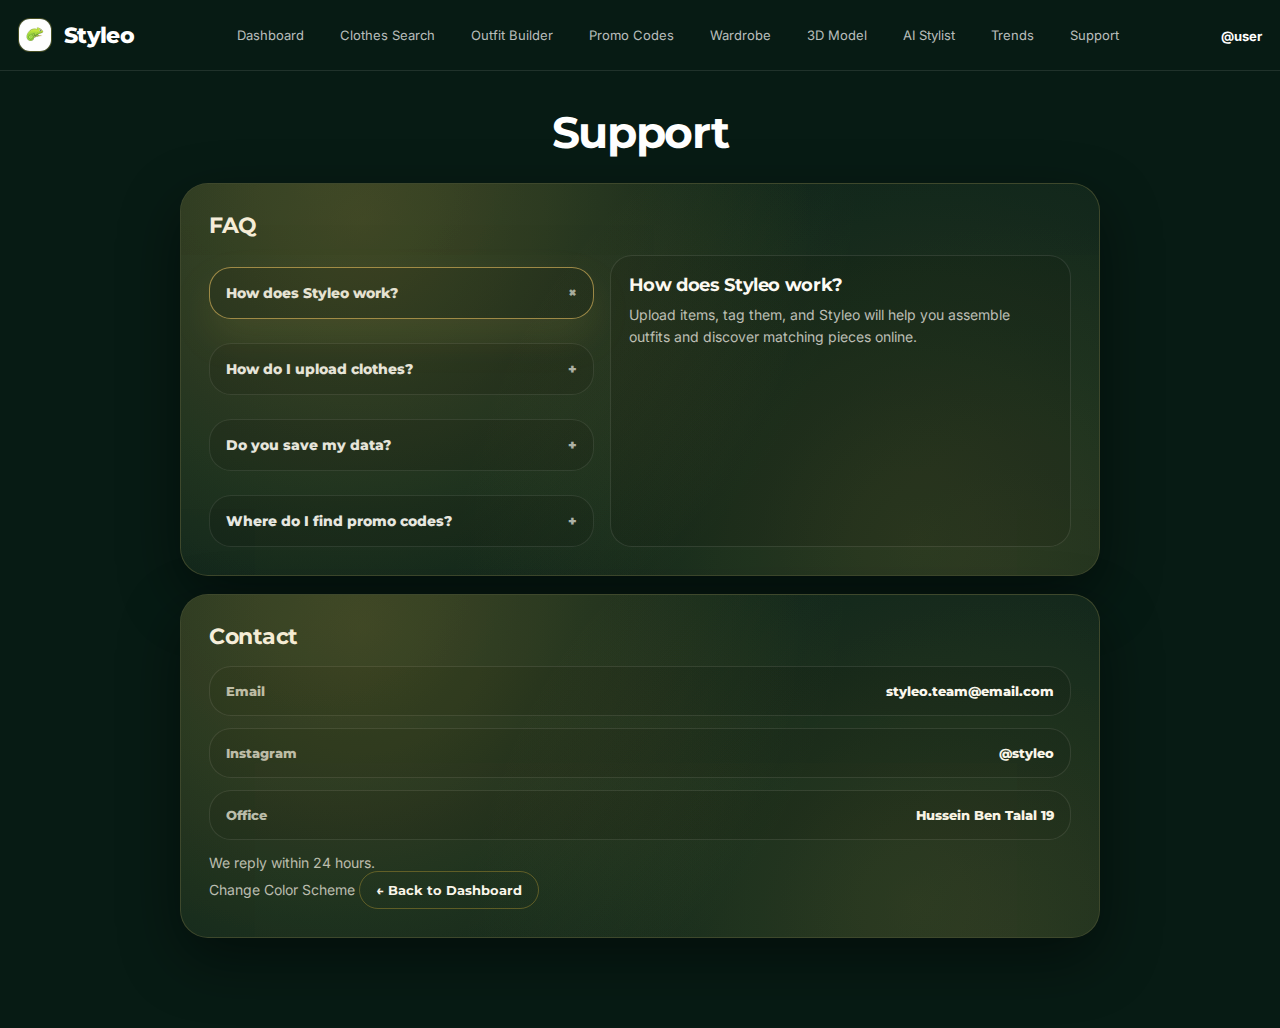
<file: public/support.html>
<!doctype html>
<html lang="en">
<head>
    <link rel="icon" href="Logo.jpeg" type="image">

  <meta charset="UTF-8" />
  <meta name="viewport" content="width=device-width, initial-scale=1.0" />
  <title>Styleo • Support</title>

  <!-- Inter -->
<link rel="preconnect" href="https://fonts.googleapis.com">
<link rel="preconnect" href="https://fonts.gstatic.com" crossorigin>
<link href="https://fonts.googleapis.com/css2?family=Inter:wght@400;500;600;700&family=Montserrat:wght@600;700;800&display=swap" 
    rel="stylesheet">

  <link rel="stylesheet" href="style.css" />
</head>

<body class="page-support">
  <div class="dash support-page">
    <!-- Header -->
 <header class="dash-header dash-header--nav">
  <div class="dash-left">
    <img class="dash-logo" src="Logo.jpeg" alt="Styleo Logo" />
    <span class="dash-brand">Styleo</span>
  </div>

  <!-- NAV (центр) -->
  <nav class="top-nav" aria-label="Feature navigation">
    <a class="top-nav__link" data-route="dashboard.html" href="dashboard.html">Dashboard</a>

    <a class="top-nav__link" data-route="clothes-search.html" href="clothes-search.html">Clothes Search</a>
    <a class="top-nav__link" data-route="outfit-builder.html" href="outfit-builder.html">Outfit Builder</a>
    <a class="top-nav__link" data-route="promo-codes.html" href="promo-codes.html">Promo Codes</a>
    <a class="top-nav__link" data-route="wardrobe.html" href="wardrobe.html">Wardrobe</a>
    <a class="top-nav__link" data-route="model-3d.html" href="model-3d.html">3D Model</a>
    <a class="top-nav__link" data-route="gemini_chat.html" href="gemini_chat.html">AI Stylist</a>
    <a class="top-nav__link" data-route="trends.html" href="trends.html">Trends</a>

    <a class="top-nav__link" data-route="support.html" href="support.html">Support</a>
  </nav>

  <div class="dash-right">
    <span class="dash-user" id="username">@user</span>
  </div>
</header>

<main class="support-wrap">
  <h1 class="support-h1">Support</h1>

  <!-- CARD 1: FAQ -->
  <section class="support-card support-card-faq">
    <h2 class="support-card-title">FAQ</h2>

    <div class="faq">
      <!-- hidden radios -->
      <input class="faq-radio" type="radio" name="faq" id="faq1" checked>
      <input class="faq-radio" type="radio" name="faq" id="faq2">
      <input class="faq-radio" type="radio" name="faq" id="faq3">
      <input class="faq-radio" type="radio" name="faq" id="faq4">

      <div class="faq-qs">
        <label class="faq-q" for="faq1"><span>How does Styleo work?</span><span class="faq-plus">+</span></label>
        <label class="faq-q" for="faq2"><span>How do I upload clothes?</span><span class="faq-plus">+</span></label>
        <label class="faq-q" for="faq3"><span>Do you save my data?</span><span class="faq-plus">+</span></label>
        <label class="faq-q" for="faq4"><span>Where do I find promo codes?</span><span class="faq-plus">+</span></label>
      </div>

      <div class="faq-ans">
        <div class="faq-a faq-a1">
          <h3>How does Styleo work?</h3>
          <p>Upload items, tag them, and Styleo will help you assemble outfits and discover matching pieces online.</p>
        </div>
        <div class="faq-a faq-a2">
          <h3>How do I upload clothes?</h3>
          <p>Go to Digital Wardrobe → Add item → upload photo and set required tags (category, color, season).</p>
        </div>
        <div class="faq-a faq-a3">
          <h3>Do you save my data?</h3>
          <p>Your profile and wardrobe are saved to your account. Only you can access your data.</p>
        </div>
        <div class="faq-a faq-a4">
          <h3>Where do I find promo codes?</h3>
          <p>Open Promo Codes page → choose a store → get available codes and apply them at checkout.</p>
        </div>
      </div>
    </div>
  </section>

  <!-- CARD 2: CONTACT -->
  <section class="support-card support-card-contact">
    <h2 class="support-card-title">Contact</h2>

    <div class="contact-tiles">
      <div class="contact-tile">
        <span class="contact-k">Email</span>
        <span class="contact-v">styleo.team@email.com</span>
      </div>

      <div class="contact-tile">
        <span class="contact-k">Instagram</span>
        <span class="contact-v">@styleo</span>
      </div>

      <div class="contact-tile">
        <span class="contact-k">Office</span>
        <span class="contact-v">Hussein Ben Talal 19</span>
      </div>
    </div>

    <p class="contact-note">We reply within 24 hours.</p>
    <a class="contact-note" href="color_wheel.html">
    
  Change Color Scheme
</a>
    <a class="btn btn-outline support-back" href="dashboard.html">
      ← Back to Dashboard</a>
  </section>
</main>

  </div>

  <!-- Username from URL: support.html?user=NAME -->
  <script>
    const params = new URLSearchParams(window.location.search);
    const user = params.get("user");
    if (user) document.getElementById("username").textContent = "@" + user;
  </script>
<script src="applyTheme.js"></script>
</body>
</html>
</file>
<file: public/style.css>
:root{
  /* ===== Fonts (2 fonts as you wanted) ===== */
  --font-head: "Montserrat", system-ui, -apple-system, "Segoe UI", Arial, sans-serif;
  --font-body: "Inter", system-ui, -apple-system, "Segoe UI", Arial, sans-serif;

  /* ===== New palette (forest green + gold + white) ===== */
  --bg-color: #071b14; /* deep forest */
  --surface-color: #0b241b; /* cards/panels */
  --surface-2: #0f3025; /* hover/alt surface */

  --text-color: #ffffff; /* all text */
  --muted-text: rgba(255,255,255,0.72);

  --border-color: rgba(255,255,255,0.10);

  --accent-color: #d6b25e; /* gold */
  --accent-contrast: #071b14; /* text on gold buttons */

  --shadow: 0 22px 60px rgba(0,0,0,0.45);
  --radius: 18px;
  --transition: 0.28s ease;

  --container-max: 1120px;
  --container-pad: 18px;

  --hero-title-color: #ffffff;
  --hero-subtitle-color: rgba(255,255,255,0.78);
  --hero-link-color: rgba(255,255,255,0.80);
  --hero-link-border: rgba(255,255,255,0.28);
}





body { font-family: Arial, sans-serif; background:#0b0b0f; color:#fff; margin:0; }
.card { width: min(420px, 92vw); margin: 60px auto; padding: 18px; background:#151522; border-radius: 12px; }
label { display:block; margin-top: 12px; opacity: 0.9; }
input { width:100%; padding:10px; border-radius:8px; border:1px solid #333; background:#0f0f16; color:#fff; margin-top:6px; }
.row { display:flex; gap:10px; margin-top: 14px; flex-wrap: wrap; }
button { padding:10px 12px; border-radius:10px; border:0; cursor:pointer; }
button.secondary { background:#2b2b3d; color:#fff; }
.status { margin-top: 14px; opacity: 0.9; }
.error { margin-top: 12px; color:#ff6b6b; white-space: pre-wrap; }

/* =========================
 Styleo — Dark Green + Gold Minimal Theme
 Fonts: Inter (body) + Montserrat (headings/brand/buttons)
 ========================= */

/* =========================================================
 1) THEME TOKENS (CSS VARIABLES)
========================================================= */


/* Toggle mode (slightly different green, still white text) */
#theme-toggle:checked ~ .wrapper{
  --bg-color: #04120e;
  --surface-color: #081d16;
  --surface-2: #0b241b;

  --text-color: #ffffff;
  --muted-text: rgba(255,255,255,0.74);

  --border-color: rgba(255,255,255,0.12);

  --accent-color: #d6b25e;
  --accent-contrast: #04120e;

  --hero-title-color: #ffffff;
  --hero-subtitle-color: rgba(255,255,255,0.80);
  --hero-link-color: rgba(255,255,255,0.82);
  --hero-link-border: rgba(255,255,255,0.30);
}

/* =========================================================
 2) BASE / RESET
========================================================= */
*,
*::before,
*::after{ box-sizing:border-box; }

html, body{ height:100%; }

body{
  margin:0;
  font-family: var(--font-body);
  background: var(--bg-color);
  color: var(--text-color);
  -webkit-font-smoothing: antialiased;
  -moz-osx-font-smoothing: grayscale;
  transition: background var(--transition), color var(--transition);
}

a{
  color: inherit;
  text-decoration:none;
  transition: opacity var(--transition), transform var(--transition), color var(--transition);
}
a:hover{ opacity:0.9; }

img{ max-width:100%; display:block; }

h1,h2,h3,.brand,.dash-brand,.auth-brand,.support-h1,.dash-slogan{
  font-family: var(--font-ui);
  letter-spacing: -0.03em;
}

/* Hidden checkbox for theme toggle */
.theme-toggle-input{
  position:absolute;
  width:1px;height:1px;
  margin:-1px;padding:0;border:0;
  overflow:hidden;clip:rect(0 0 0 0);
}

/* Layout */
.wrapper{
  min-height:100%;
  transition: background var(--transition), color var(--transition);
}

.container{
  max-width: var(--container-max);
  margin:0 auto;
  padding:0 var(--container-pad);
}

/* =========================================================
 3) ANIMATIONS
========================================================= */
@keyframes fadeUp{
  from{opacity:0; transform: translateY(10px);}
  to{opacity:1; transform: translateY(0);}
}
@keyframes fadeIn{
  from{opacity:0;}
  to{opacity:1;}
}

@keyframes glowFloat {
  0%,100% { transform: translate(0,0) scale(1); opacity: .18; }
  50% { transform: translate(18px,-12px) scale(1.06); opacity: .24; }
}
@keyframes softPop {
  from { opacity: 0; transform: translateY(14px) scale(0.98); }
  to { opacity: 1; transform: translateY(0) scale(1); }
}
@keyframes shimmerLine {
  0% { transform: translateX(-120%); opacity: .0; }
  15% { opacity: .6; }
  50% { opacity: .35; }
  100% { transform: translateX(120%); opacity: 0; }
}

/* =========================================================
 4) SHARED UI: HEADER / BUTTONS / FOOTER / TOGGLES
========================================================= */
/* Header */
.site-header{
  display:flex;
  align-items:center;
  justify-content:space-between;
  padding: 18px var(--container-pad);
  border-bottom:1px solid var(--border-color);
  background: rgba(7,26,20,0.78);
  backdrop-filter: blur(10px);
  -webkit-backdrop-filter: blur(10px);
  position: sticky;
  top:0;
  z-index:10;
  transition: background var(--transition), border-color var(--transition);
}

.header-left{
  display:flex;
  align-items:center;
  gap:12px;
}

.logo{
  width:34px;height:34px;
  border-radius: 12px;
  object-fit: cover;
  background: var(--surface-color);
  border:1px solid var(--border-color);
}

.brand{
  font-weight:800;
  font-size:24px;
}

.header-right{
  display:flex;
  align-items:center;
  gap:16px;
}

.header-link{
  font-size:14px;
  color: var(--muted-text);
  border-bottom: 1px solid transparent;
  padding-bottom:2px;
}
.header-link:hover{
  color: var(--text-color);
  border-bottom-color: rgba(212,175,55,0.55);
  opacity:1;
}

/* Buttons */
.btn{
  display:inline-flex;
  align-items:center;
  justify-content:center;
  padding: 10px 16px;
  border-radius: 999px;
  font-family: var(--font-ui);
  font-weight:700;
  font-size:13px;
  border:1px solid transparent;
  transition: transform var(--transition), background var(--transition), border-color var(--transition), color var(--transition);
  cursor:pointer;
}
.btn:hover{ transform: translateY(-1px); }

.btn-primary{
  background: var(--accent-color);
  color: #071A14;
  box-shadow: 0 18px 40px rgba(212,175,55,0.18);
}
.btn-primary:hover{ opacity:0.95; }

.btn-outline{
  background: transparent;
  border-color: rgba(212,175,55,0.35);
  color: var(--text-color);
}
.btn-outline:hover{
  border-color: rgba(212,175,55,0.70);
}

/* Theme Toggle Button */
.theme-toggle-btn{
  position: fixed;
  right:18px;
  bottom:18px;
  z-index:50;

  background: rgba(11,36,28,0.85);
  color: var(--text-color);
  border: 1px solid rgba(212,175,55,0.35);
  border-radius: 999px;
  padding: 12px 14px;
  font-family: var(--font-ui);
  font-weight: 800;
  font-size: 12px;
  cursor:pointer;
  box-shadow: var(--shadow);
  transition: transform var(--transition), background var(--transition), color var(--transition), border-color var(--transition);
}
.theme-toggle-btn:hover{
  transform: translateY(-2px);
  border-color: rgba(212,175,55,0.70);
}

/* Footer */
.site-footer{
  padding: 24px 0 90px;
  border-top:1px solid var(--border-color);
  background: var(--bg-color);
}
.footer-text{
  margin:0;
  color: var(--muted-text);
  font-size: 14px;
}

/* =========================================================
 5) HOME (main.html)
========================================================= */
.hero{
  position:relative;
  height: 80vh;
  min-height: 520px;
  display:flex;
  align-items:center;
  justify-content:center;
  padding: 0 var(--container-pad);

  background-image: url("hero-bg.jpg");
  background-size: cover;
  background-position: center;
  background-repeat:no-repeat;
}

.hero-overlay{
  position:absolute;
  inset:0;
  background: linear-gradient(
    180deg,
    rgba(0,0,0,0.58),
    rgba(7,26,20,0.70)
  );
  animation: fadeIn 0.6s ease both;
}

.hero-content{
  position:relative;
  z-index:1;
  max-width: 900px;
  width:100%;
  text-align:center;
  color: var(--hero-title-color);
  padding: 28px 12px;
  animation: fadeUp 0.7s ease both;
}

.hero-title{
  margin:0 0 10px;
  font-weight: 800;
  font-size: 44px;
  line-height:1.08;
}

.hero-subtitle{
  margin:0 0 16px;
  color: var(--hero-subtitle-color);
  font-size: 18px;
}

.hero-actions{
  display:flex;
  align-items:center;
  justify-content:center;
  gap:16px;
  flex-wrap:wrap;
}

.hero-links{
  display:inline-flex;
  gap:16px;
  align-items:center;
}

.hero-link{
  font-size: 14px;
  color: var(--hero-link-color);
  border-bottom: 1px solid var(--hero-link-border);
  padding-bottom:2px;
}
.hero-link:hover{
  color: rgba(255,255,255,0.95);
  border-bottom-color: rgba(212,175,55,0.55);
}

/* Features (one column always) */
.features{
  padding: 56px 0;
  background: var(--bg-color);
}

.section-title{
  margin:0 0 10px;
  font-family: var(--font-ui);
  font-size: 22px;
}

.section-muted{
  margin:0 0 18px;
  color: var(--muted-text);
}

.features-grid{
  display:grid;
  grid-template-columns: 1fr;
  gap: 18px;
}

.feature-card{
  background: var(--surface-color);
  border: 1px solid var(--border-color);
  border-radius: var(--radius);
  padding: 18px;
  box-shadow: var(--shadow);
  transition: transform var(--transition), background var(--transition), border-color var(--transition), box-shadow var(--transition);
  animation: fadeUp 0.6s ease both;
}
.feature-card:hover{
  transform: translateY(-3px);
  border-color: rgba(212,175,55,0.55);
  background: var(--surface-2);
}

.feature-header{
  display:flex;
  align-items:flex-start;
  gap: 14px;
  margin-bottom: 14px;
}

.feature-number{
  font-family: var(--font-ui);
  font-weight: 800;
  font-size: 28px;
  line-height:1;
  color: var(--accent-color);
  min-width: 42px;
}

.feature-title{
  margin:0 0 6px;
  font-family: var(--font-ui);
  font-weight: 800;
  font-size: 22px;
}

.feature-desc{
  margin:0;
  font-size: 16px;
  color: var(--muted-text);
}

.feature-image{
  width: 300px;
  height: 200px;
  object-fit: cover;
  border-radius: calc(var(--radius) - 6px);
  border: 1px solid var(--border-color);
  background: rgba(255,255,255,0.04);
}

@media (max-width:420px){
  .feature-image{ width:100%; height:200px; }
}

/* =========================================================
 6) AUTH (login.html)
========================================================= */
.auth-body{ background: var(--bg-color); }

.auth-wrapper{
  min-height:100vh;
  position:relative;
  overflow:hidden;
}

.auth-wrapper::before,
.auth-wrapper::after{
  content:"";
  position:absolute;
  width: 520px;
  height: 520px;
  border-radius:50%;
  filter: blur(70px);
  opacity: 0.16;
  pointer-events:none;
  animation: floatGlow 8s ease-in-out infinite;
  background: rgba(212,175,55,0.35);
}
.auth-wrapper::before{ top:-180px; left:-180px; }
.auth-wrapper::after{ bottom:-200px; right:-200px; animation-delay:1.6s; }

@keyframes floatGlow{
  0%,100%{ transform: translate(0,0) scale(1); }
  50%{ transform: translate(18px,-12px) scale(1.06); }
}

.auth-shell{
  min-height:100vh;
  display:flex;
  align-items:center;
  justify-content:center;
  padding: 28px var(--container-pad);
  position:relative;
  z-index:1;
}

.auth-card{
  width:100%;
  max-width: 560px;
  background: rgba(11,36,28,0.90);
  border: 1px solid rgba(255,255,255,0.10);
  border-radius: 26px;
  box-shadow: 0 22px 60px rgba(0,0,0,0.42);
  padding: 32px 30px;
  transition: transform var(--transition), border-color var(--transition);
}
.auth-card:hover{
  transform: translateY(-3px);
  border-color: rgba(212,175,55,0.45);
}

.auth-animate{ animation: fadeUp 0.7s ease both; }

.auth-top{ text-align:center; margin-bottom: 18px; }
.auth-logo{
  width: 68px;
  height: 68px;
  border-radius: 18px;
  object-fit: cover;
  border: 1px solid rgba(212,175,55,0.35);
  background: var(--surface-color);
  margin: 0 auto 12px;
}
.auth-brand{
  margin:0;
  font-size: 38px;
  font-weight: 800;
}
.auth-tagline{
  margin: 8px 0 0;
  color: var(--muted-text);
  font-size: 14px;
}

.auth-form{
  display:flex;
  flex-direction:column;
  gap: 12px;
}

.auth-label{
  font-size: 12px;
  color: var(--muted-text);
}

.auth-input{
  width:100%;
  padding: 13px 12px;
  border-radius: 14px;
  border: 1px solid rgba(255,255,255,0.12);
  background: rgba(0,0,0,0.10);
  color: var(--text-color);
  outline:none;
  transition: border-color var(--transition), transform var(--transition), background var(--transition);
}
.auth-input::placeholder{ color: rgba(255,255,255,0.55); }
.auth-input:focus{
  border-color: rgba(212,175,55,0.60);
  transform: translateY(-1px);
}

.auth-btn{
  margin-top: 4px;
  padding: 12px 14px;
  border-radius: 999px;
  border:0;
  background: var(--accent-color);
  color: #071A14;
  font-family: var(--font-ui);
  font-weight: 800;
  cursor:pointer;
  transition: transform var(--transition), opacity var(--transition), box-shadow var(--transition);
  box-shadow: 0 18px 44px rgba(212,175,55,0.18);
  text-align:center;
}
.auth-btn:hover{ transform: translateY(-2px); opacity:0.95; }

.auth-btn-outline{
  background: transparent;
  color: var(--text-color);
  border: 1px solid rgba(212,175,55,0.35);
  box-shadow:none;
}
.auth-btn-outline:hover{
  border-color: rgba(212,175,55,0.70);
}

.auth-link{
  font-size: 13px;
  color: var(--muted-text);
  border-bottom: 1px solid rgba(212,175,55,0.25);
  padding-bottom:2px;
}
.auth-link:hover{ color: var(--text-color); opacity:1; }

/* =========================================================
 7) DASHBOARD (dashboard.html)
========================================================= */
.dash{
  min-height:100vh;
  background: var(--bg-color);
  color: var(--text-color);
}

.dash-header{
  display:flex;
  align-items:center;
  justify-content:space-between;
  padding: 18px var(--container-pad);
  border-bottom:1px solid var(--border-color);
}

.dash-left{
  display:flex;
  align-items:center;
  gap:12px;
}

.dash-logo{
  width:34px;height:34px;
  border-radius: 12px;
  object-fit: cover;
  background: var(--surface-color);
  border: 1px solid rgba(212,175,55,0.30);
}

.dash-brand{
  font-weight: 800;
  font-size: 22px;
}

.dash-user{
  font-family: var(--font-ui);
  font-weight: 700;
  font-size: 13px;
  color: var(--muted-text);
  margin-left:0px;
}

.dash-hero{
  padding: 22px var(--container-pad) 8px;
  text-align:center;
}
.dash-slogan{
  margin:0;
  font-weight: 800;
  font-size: 28px;
}

.dash-main{
  padding: 18px var(--container-pad) 80px;
}

.dash-row{
  display:grid;
  gap: 18px;
  justify-items:center;
  margin: 18px auto;
  max-width: 1200px;
}
.dash-row-3{
  grid-template-columns: repeat(3, minmax(160px, 1fr));
  max-width: 860px;
}

.dash-row-5{ grid-template-columns: repeat(5, minmax(160px, 1fr)); }
.dash-row-4{ grid-template-columns: repeat(4, minmax(160px, 1fr)); max-width: 980px; }

.feature-wrap{ position:relative; width:100%; max-width: 230px; }

.feature-card{
  display:block;
  border-radius: 20px;
  overflow:hidden;
  background: var(--surface-color);
  border: 1px solid rgba(255,255,255,0.10);
  box-shadow: var(--shadow);
  transition: transform var(--transition), border-color var(--transition), background var(--transition);
}

.feature-label{
  padding: 12px 12px 10px;
  font-family: var(--font-ui);
  font-weight: 800;
  font-size: 13px;
  text-align:center;
  border-bottom: 1px solid rgba(255,255,255,0.10);
  color: #FFFFFF;
}

.feature-img{
  width:100%;
  height: 180px;
  object-fit: cover;
  border-radius:15px;
}

.default_photo{
  width: 25px;
  height:25px;
  border-radius: 30px;
  margin-right:0px;
}

.feature-card:hover{
  transform: translateY(-4px);
  border-color: rgba(212,175,55,0.60);
  background: var(--surface-2);
}

/* Popover + blur */
.blur-layer{
  position: fixed;
  inset:0;
  z-index:30;
  opacity:0;
  pointer-events:none;
  transition: opacity var(--transition);
  backdrop-filter: blur(8px);
  -webkit-backdrop-filter: blur(8px);
}

.feature-pop{
  position:absolute;
  top:50%;
  left: calc(100% + 14px);
  transform: translateY(-50%);
  width: 270px;

  z-index:40;
  opacity:0;
  pointer-events:none;

  background: rgba(11,36,28,0.95);
  border: 1px solid rgba(212,175,55,0.35);
  border-radius: 18px;
  box-shadow: 0 22px 50px rgba(0,0,0,0.40);
  padding: 14px;
  transition: opacity var(--transition), transform var(--transition), border-color var(--transition);
}

.feature-pop h3{
  margin:0 0 6px;
  font-family: var(--font-ui);
  font-size: 16px;
}
.feature-pop p{
  margin:0;
  font-size: 13px;
  color: var(--muted-text);
  line-height: 1.35;
}

.feature-pop::before{
  content:"";
  position:absolute;
  left:-8px;
  top:50%;
  transform: translateY(-50%);
  width:14px;height:14px;
  background: rgba(11,36,28,0.95);
  border-left:1px solid rgba(212,175,55,0.35);
  border-bottom:1px solid rgba(212,175,55,0.35);
  rotate:45deg;
}

.feature-wrap:hover .blur-layer,
.feature-wrap:focus-within .blur-layer{ opacity:1; }

.feature-wrap:hover .feature-pop,
.feature-wrap:focus-within .feature-pop{
  opacity:1;
  pointer-events:auto;
}

.feature-wrap:hover .feature-card,
.feature-wrap:focus-within .feature-card{
  position:relative;
  z-index:50;
}

/* =========================================================
 8) PREMIUM PAGE OVERRIDES (per body class)
========================================================= */
body.page-login .auth-card,
body.page-support .support-card,
body.page-dashboard .feature-card,
body.page-wardrobe .feature-card {
  position: relative;
  overflow: hidden;
}

body.page-login .auth-card::after,
body.page-support .support-card::after,
body.page-dashboard .feature-card::after,
body.page-wardrobe .feature-card::after {
  content: "";
  position: absolute;
  inset: -2px;
  background: radial-gradient(circle at 20% 10%, rgba(212,175,55,0.18), transparent 55%),
  radial-gradient(circle at 80% 90%, rgba(212,175,55,0.12), transparent 55%);
  pointer-events: none;
  opacity: .9;
  transition: opacity var(--transition);
}

body.page-login .auth-card:hover::after,
body.page-support .support-card:hover::after,
body.page-dashboard .feature-card:hover::after,
body.page-wardrobe .feature-card:hover::after {
  opacity: 1;
}

/* HOME */
body.page-home .hero-content {
  animation: softPop 0.8s ease both;
}
body.page-home .hero-title {
  font-size: 54px;
}
body.page-home .hero-subtitle {
  max-width: 760px;
  margin-left: auto;
  margin-right: auto;
}

/* LOGIN */
body.page-login .auth-card {
  max-width: 640px;
  border-radius: 32px;
  animation: softPop 0.7s ease both;
}
body.page-login .auth-brand {
  font-size: 46px;
}
body.page-login .auth-wrapper::before,
body.page-login .auth-wrapper::after {
  opacity: 0.20;
  animation: glowFloat 8s ease-in-out infinite;
}

/* DASHBOARD */
body.page-dashboard .dash-slogan {
  font-size: 32px;
  animation: softPop 0.6s ease both;
}
body.page-dashboard .feature-wrap {
  max-width: 260px;
}
body.page-dashboard .feature-img {
  height: 210px;
}
body.page-dashboard .dash-header {
  position: sticky;
  top: 0;
  z-index: 20;
  background: rgba(7,26,20,0.78);
  backdrop-filter: blur(10px);
  -webkit-backdrop-filter: blur(10px);
}

/* SUPPORT */
body.page-support .support-h1 {
  font-size: 44px;
  animation: softPop 0.6s ease both;
}
body.page-support .faq-ans {
  border-radius: 24px;
}
body.page-support .faq-a {
  animation: softPop 0.35s ease both;
}

/* WARDROBE */
body.page-wardrobe .section-title {
  font-size: 28px;
}
body.page-wardrobe .feature-card {
  border-radius: 22px;
}

/* Gold shimmer on primary buttons */
body.page-home .btn-primary,
body.page-login .auth-btn,
body.page-dashboard .btn-primary,
body.page-support .btn-primary {
  position: relative;
  overflow: hidden;
}

body.page-home .btn-primary::before,
body.page-login .auth-btn::before,
body.page-dashboard .btn-primary::before,
body.page-support .btn-primary::before {
  content:"";
  position:absolute;
  top: -40%;
  left: -60%;
  width: 40%;
  height: 180%;
  background: linear-gradient(90deg, transparent, rgba(255,255,255,0.55), transparent);
  transform: skewX(-18deg);
  opacity: 0;
}

body.page-home .btn-primary:hover::before,
body.page-login .auth-btn:hover::before,
body.page-dashboard .btn-primary:hover::before,
body.page-support .btn-primary:hover::before {
  opacity: 1;
  animation: shimmerLine 0.9s ease;
}

h1,h2,h3,.brand,.btn,.auth-brand,.dash-brand,.support-h1{ font-family: var(--font-head); }

/* =========================================================
 9) SUPPORT (support.html)
========================================================= */
body.page-support .support-wrap{
  min-height: calc(100vh - 72px);
  display: flex;
  flex-direction: column;
  align-items: center;
  justify-content: center;
  gap: 18px;
  padding: 34px var(--container-pad) 90px;
  max-width: 980px;
  margin: 0 auto;
}

body.page-support .support-h1{
  margin: 0 0 6px;
  text-align: center;
  font-size: 44px;
  animation: fadeUp 0.6s ease both;
}

body.page-support .support-card{
  width: min(920px, 100%);
  background: var(--surface-color);
  border: 1px solid rgba(214,178,94,0.25);
  border-radius: 28px;
  box-shadow: var(--shadow);
  padding: 28px;
  position: relative;
  overflow: hidden;
  transform: translateY(0);
  transition: transform var(--transition), border-color var(--transition), background var(--transition);
  animation: fadeUp 0.7s ease both;
}

body.page-support .support-card::before{
  content:"";
  position:absolute;
  inset:-80px;
  background:
  radial-gradient(circle at 20% 10%, rgba(214,178,94,0.16), transparent 55%),
  radial-gradient(circle at 85% 90%, rgba(214,178,94,0.10), transparent 55%);
  pointer-events:none;
  opacity: .9;
}

body.page-support .support-card:hover{
  transform: translateY(-3px);
  border-color: rgba(214,178,94,0.55);
}

body.page-support .support-card-title{
  margin: 0 0 16px;
  font-size: 22px;
  letter-spacing: -0.02em;
}

/* FAQ */
body.page-support .faq{
  display: grid;
  grid-template-columns: 1fr 1.2fr;
  gap: 16px;
}

body.page-support .faq-radio{
  position: absolute;
  opacity: 0;
  pointer-events: none;
}

body.page-support .faq-qs{
  display: grid;
  gap: 12px;
}

body.page-support .faq-q{
  cursor: pointer;
  user-select: none;
  display:flex;
  align-items:center;
  justify-content: space-between;
  gap: 12px;

  padding: 16px 16px;
  border-radius: 22px;
  background: rgba(0,0,0,0.12);
  border: 1px solid rgba(255,255,255,0.10);

  font-family: var(--font-head);
  font-weight: 800;
  font-size: 14px;

  transition: transform var(--transition), border-color var(--transition), background var(--transition);
}

body.page-support .faq-q:hover{
  transform: translateY(-2px);
  border-color: rgba(214,178,94,0.45);
}

body.page-support .faq-plus{
  color: var(--muted-text);
  font-weight: 900;
  transition: transform var(--transition), opacity var(--transition);
}

/* Answer panel */
body.page-support .faq-ans{
  border-radius: 22px;
  background: rgba(0,0,0,0.12);
  border: 1px solid rgba(255,255,255,0.10);
  padding: 18px;
  min-height: 220px;
  position: relative;
  overflow: hidden;
}

body.page-support .faq-a{
  position:absolute;
  inset: 18px;
  opacity: 0;
  transform: translateY(10px);
  pointer-events:none;
  transition: opacity .32s ease, transform .32s ease;
}

body.page-support .faq-a h3{
  margin: 0 0 8px;
  font-family: var(--font-head);
  font-size: 18px;
  letter-spacing: -0.02em;
}

body.page-support .faq-a p{
  margin: 0;
  color: var(--muted-text);
  font-size: 14px;
  line-height: 1.6;
}

/* Selected question glow + rotate plus */
#faq1:checked ~ .faq-qs label[for="faq1"],
#faq2:checked ~ .faq-qs label[for="faq2"],
#faq3:checked ~ .faq-qs label[for="faq3"],
#faq4:checked ~ .faq-qs label[for="faq4"]{
  border-color: rgba(214,178,94,0.75);
  box-shadow: 0 18px 40px rgba(214,178,94,0.12);
}

#faq1:checked ~ .faq-qs label[for="faq1"] .faq-plus,
#faq2:checked ~ .faq-qs label[for="faq2"] .faq-plus,
#faq3:checked ~ .faq-qs label[for="faq3"] .faq-plus,
#faq4:checked ~ .faq-qs label[for="faq4"] .faq-plus{
  transform: rotate(45deg);
  opacity: 0.95;
}

/* Answer panel */
.faq-ans{
  position: relative;
  border-radius: 22px;
  background: var(--bg-color);
  border: 1px solid var(--border-color);
  padding: 18px;
  overflow: hidden;
  min-height: 240px;
}

/* answers not absolute */
.faq-a{
  max-height: 0;
  opacity: 0;
  transform: translateY(10px);
  overflow: hidden;
  pointer-events: none;
  transition: max-height 0.35s ease, opacity 0.25s ease, transform 0.35s ease;
}

.faq-a > *:first-child { margin-top: 0; }

#faq1:checked ~ .faq-ans .faq-a1,
#faq2:checked ~ .faq-ans .faq-a2,
#faq3:checked ~ .faq-ans .faq-a3,
#faq4:checked ~ .faq-ans .faq-a4{
  max-height: 500px;
  opacity: 1;
  transform: translateY(0);
  pointer-events: auto;
}

/* Contact tiles */
body.page-support .contact-tiles{
  display: grid;
  gap: 12px;
}

body.page-support .contact-tile{
  display:flex;
  align-items:center;
  justify-content: space-between;
  gap: 12px;

  padding: 16px 16px;
  border-radius: 22px;
  background: rgba(0,0,0,0.12);
  border: 1px solid rgba(255,255,255,0.10);

  transition: transform var(--transition), border-color var(--transition);
}

body.page-support .contact-tile:hover{
  transform: translateY(-2px);
  border-color: rgba(214,178,94,0.45);
}

body.page-support .contact-k{
  color: var(--muted-text);
  font-family: var(--font-head);
  font-weight: 800;
  font-size: 13px;
}

body.page-support .contact-v{
  font-family: var(--font-head);
  font-weight: 800;
  font-size: 13px;
}

body.page-support .contact-note{
  margin: 14px 0 0;
  color: var(--muted-text);
  font-size: 14px;
}

@media (max-width: 980px){
  body.page-support .faq{ grid-template-columns: 1fr; }
  body.page-support .faq-ans{ min-height: 180px; }
}

/* Support button (bottom-left) */
.support-fab{
  position: fixed;
  left: 18px;
  bottom: 18px;
  z-index: 60;

  display: inline-flex;
  align-items: center;
  gap: 10px;

  padding: 12px 14px;
  border-radius: 999px;

  background: rgba(11,36,28,0.88);
  color: var(--text-color);
  border: 1px solid rgba(214,178,94,0.38);
  box-shadow: var(--shadow);

  font-family: var(--font-head);
  font-weight: 800;
  font-size: 13px;

  transition: transform var(--transition), border-color var(--transition), background var(--transition);
  backdrop-filter: blur(10px);
  -webkit-backdrop-filter: blur(10px);
}

.support-fab:hover{
  transform: translateY(-2px);
  border-color: rgba(214,178,94,0.75);
  background: rgba(15,48,37,0.92);
}

.support-fab__dot{
  width: 28px;
  height: 28px;
  border-radius: 999px;

  display: inline-flex;
  align-items: center;
  justify-content: center;

  background: var(--accent-color);
  color: var(--accent-contrast);

  box-shadow: 0 16px 34px rgba(214,178,94,0.18);
  line-height: 1;
}

.support-fab__text{
  letter-spacing: -0.01em;
}

/* Support text readability */
.support-page,
.support-page * {
  color: var(--text-color);
}
.faq-q {
  color: #ffffff;
  font-weight: 600;
}
.faq-a p {
  color: rgba(255,255,255,0.85);
}
.contact-k {
  color: rgba(255,255,255,0.65);
}
.contact-v {
  color: #ffffff;
  font-weight: 600;
}

.support-card{
  background:
  linear-gradient(
    180deg,
    rgba(212,181,106,0.10),
    rgba(7,26,20,0.92)
  );
  border: 1px solid rgba(212,181,106,0.35);
}

.faq-q:hover,
.contact-tile:hover{
  box-shadow:
  0 0 0 1px rgba(212,181,106,0.6),
  0 20px 40px rgba(0,0,0,0.45);
}

/* =========================================================
 10) TOP NAV (shared across functions)
========================================================= */
.dash-header--nav{ gap: 18px; }

.top-nav{
  flex: 1;
  display: flex;
  justify-content: center;
  align-items: center;
  gap: 14px;
  flex-wrap: wrap;
}

.top-nav__link{
  font-family: "Inter", sans-serif;
  font-size: 13px;
  color: var(--muted-text);
  padding: 8px 10px;
  border-radius: 999px;
  border: 1px solid transparent;
  transition: transform var(--transition), border-color var(--transition), color var(--transition), background var(--transition);
}

.top-nav__link:hover{
  color: var(--text-color);
  border-color: var(--border-color);
  transform: translateY(-1px);
}

.top-nav__link[aria-current="page"]{
  color: var(--text-color);
  border-color: rgba(212,181,106,0.55);
  box-shadow: 0 14px 30px rgba(0,0,0,0.25);
}

/* =========================================================
 11) CLOTHES SEARCH (Photo + Text)
========================================================= */
.feature-title--center{
  text-align: center;
}

.cs-grid{
  display: grid;
  grid-template-columns: 1fr;
  gap: 18px;
  margin-top: 18px;
}

@media (min-width: 980px){
  .cs-grid{ grid-template-columns: 1fr 1fr; }
}

.cs-col{
  display: grid;
  gap: 18px;
}

.cs-card{
  background: var(--surface-color);
  border: 1px solid var(--border-color);
  border-radius: 22px;
  box-shadow: var(--shadow);
  padding: 20px;
}

.cs-card--history{
  padding-top: 16px;
}

.cs-card__head{
  display: flex;
  align-items: center;
  justify-content: space-between;
  gap: 12px;
  margin-bottom: 12px;
}

.cs-card__title{
  margin: 0 0 12px;
  font-size: 18px;
  letter-spacing: -0.02em;
  font-family: "Montserrat", sans-serif;
}

.cs-card__title--sm{
  margin: 0;
  font-size: 16px;
}

.cs-actions{
  display: flex;
  gap: 10px;
  flex-wrap: wrap;
  margin-bottom: 12px;
}

.cs-btn{
  min-width: 120px;
  justify-content: center;
}

.cs-hidden{
  position: absolute;
  width: 1px;
  height: 1px;
  margin: -1px;
  padding: 0;
  border: 0;
  overflow: hidden;
  clip: rect(0 0 0 0);
}

.cs-preview{
  border: 1px dashed rgba(212,181,106,0.35);
  border-radius: 18px;
  padding: 14px;
  background: rgba(0,0,0,0.06);
  min-height: 140px;
  display: grid;
  place-items: center;
}

.cs-preview__empty{
  color: var(--muted-text);
  font-size: 13px;
}

.cs-preview__img{
  width: 100%;
  max-height: 240px;
  object-fit: cover;
  border-radius: 16px;
  border: 1px solid rgba(212,181,106,0.22);
}

.cs-hint{
  margin: 10px 0 0;
  color: var(--muted-text);
  font-size: 12px;
}

.cs-field{
  display: flex;
  flex-direction: column;
  gap: 8px;
  margin-top: 4px;
}

.cs-field__label{
  font-size: 12px;
  color: var(--muted-text);
}

.cs-field__input{
  padding: 13px 12px;
  border-radius: 14px;
  border: 1px solid var(--border-color);
  background: var(--bg-color);
  color: var(--text-color);
  outline: none;
  transition: transform var(--transition), border-color var(--transition);
}

.cs-field__input:focus{
  transform: translateY(-1px);
  border-color: rgba(212,181,106,0.55);
}

.cs-history{
  display: grid;
  gap: 12px;
  max-height: 360px;
  overflow: auto;
  padding-right: 6px;
}

.cs-empty{
  color: var(--muted-text);
  font-size: 13px;
  padding: 12px;
  border-radius: 16px;
  border: 1px solid rgba(212,181,106,0.18);
  background: rgba(0,0,0,0.05);
}

.cs-hitem{
  border-radius: 18px;
  border: 1px solid rgba(212,181,106,0.20);
  background: rgba(0,0,0,0.06);
  padding: 12px;
  animation: fadeUp 0.35s ease both;
}

.cs-hitem__date{
  font-size: 12px;
  color: rgba(255,255,255,0.75);
  margin-bottom: 10px;
}

.cs-hitem__img{
  width: 100%;
  height: 140px;
  object-fit: cover;
  border-radius: 14px;
  border: 1px solid rgba(212,181,106,0.18);
}

.cs-hitem__text{
  color: #fff;
  font-size: 14px;
  line-height: 1.5;
  white-space: pre-wrap;
}

.cs-clear{
  background: transparent;
  border: 1px solid rgba(212,181,106,0.25);
  color: rgba(255,255,255,0.9);
  border-radius: 999px;
  padding: 8px 12px;
  font-weight: 700;
  font-size: 12px;
  cursor: pointer;
  transition: transform var(--transition), border-color var(--transition), opacity var(--transition);
}
.cs-clear:hover{
  transform: translateY(-1px);
  border-color: rgba(212,181,106,0.55);
  opacity: 0.95;
}

/* =========================================================
 12) CLOTHES SEARCH RESULTS
========================================================= */
.csr-sub{
  margin: 6px 0 18px;
  text-align: center;
  color: var(--muted-text);
  font-size: 13px;
}

.csr-grid{
  display: grid;
  grid-template-columns: repeat(1, minmax(0, 1fr));
  gap: 14px;
  max-width: 1120px;
  margin: 0 auto;
  padding: 0 var(--container-pad);
}

@media (min-width: 620px){
  .csr-grid{ grid-template-columns: repeat(2, minmax(0, 1fr)); }
}
@media (min-width: 980px){
  .csr-grid{ grid-template-columns: repeat(4, minmax(0, 1fr)); }
}

.csr-card{
  background: var(--surface-color);
  border: 1px solid rgba(212,181,106,0.22);
  border-radius: 18px;
  box-shadow: var(--shadow);
  overflow: hidden;
  transition: transform var(--transition), border-color var(--transition), box-shadow var(--transition);
}

.csr-card:hover{
  transform: translateY(-3px);
  border-color: rgba(212,181,106,0.55);
  box-shadow: 0 22px 50px rgba(0,0,0,0.45);
}

.csr-thumb{
  height: 160px;
  background: rgba(0,0,0,0.08);
}

.csr-img{
  width: 100%;
  height: 100%;
  object-fit: cover;
  display: block;
}

.csr-title{
  padding: 12px 12px;
  font-weight: 700;
  font-size: 13px;
  color: #fff;
}

.csr-actions{
  display: flex;
  justify-content: center;
  margin: 18px 0 90px;
}

/* Search results grid */
.results-grid{
  max-width: 1200px;
  margin: 0 auto;
  display: grid;
  grid-template-columns: repeat(4, 1fr);
  gap: 22px;
}

/* Card */
.result-card{
  display: flex;
  flex-direction: column;
  gap: 10px;

  background: var(--surface-color);
  border: 1px solid var(--border-color);
  border-radius: 22px;
  padding: 14px;

  box-shadow: var(--shadow);
  transition: transform var(--transition), border-color var(--transition);
}

.result-card:hover{
  transform: translateY(-4px);
  border-color: rgba(212,181,106,0.7);
}

.result-card img{
  width: 100%;
  height: 220px;
  object-fit: cover;
  border-radius: 16px;
}

.result-link{
  font-size: 13px;
  font-weight: 700;
  text-align: center;
  color: #d4b56a; /* gold */
}

/* Responsive */
@media (max-width: 1100px){
  .results-grid{ grid-template-columns: repeat(3, 1fr); }
}
@media (max-width: 760px){
  .results-grid{ grid-template-columns: repeat(2, 1fr); }
}
@media (max-width: 480px){
  .results-grid{ grid-template-columns: 1fr; }
}

/* =========================================================
 13) OUTFIT BUILDER
========================================================= */
.ob-grid{
  display: grid;
  grid-template-columns: 1fr;
  gap: 18px;
  margin-top: 18px;
}

@media (min-width: 1100px){
  .ob-grid{
    grid-template-columns: 1fr 1.55fr 1fr;
    align-items: start;
  }
}

.ob-card{
  background: var(--surface-color);
  border: 1px solid var(--border-color);
  border-radius: 22px;
  box-shadow: var(--shadow);
  padding: 18px;
}

.ob-card__head{
  display: flex;
  align-items: center;
  justify-content: space-between;
  gap: 12px;
  margin-bottom: 10px;
}

.ob-card__title{
  margin: 0;
  font-family: "Montserrat", sans-serif;
  font-size: 16px;
  letter-spacing: -0.02em;
}

.ob-muted{
  margin: 0 0 12px;
  color: var(--muted-text);
  font-size: 13px;
}

.ob-mini-link{
  font-size: 12px;
  color: rgba(212,181,106,0.95);
  border-bottom: 1px solid rgba(212,181,106,0.35);
  padding-bottom: 2px;
}

.ob-pill{
  font-size: 11px;
  padding: 6px 10px;
  border-radius: 999px;
  border: 1px solid rgba(212,181,106,0.22);
  color: rgba(255,255,255,0.8);
  background: rgba(0,0,0,0.06);
}

.ob-clear{
  background: transparent;
  border: 1px solid rgba(212,181,106,0.25);
  color: rgba(255,255,255,0.9);
  border-radius: 999px;
  padding: 8px 12px;
  font-weight: 800;
  font-size: 12px;
  cursor: pointer;
  transition: transform var(--transition), border-color var(--transition), opacity var(--transition);
}
.ob-clear:hover{
  transform: translateY(-1px);
  border-color: rgba(212,181,106,0.6);
  opacity: 0.95;
}

/* Wardrobe list */
.ob-wardrobe{
  display: grid;
  grid-template-columns: 1fr;
  gap: 12px;
  max-height: 520px;
  overflow: auto;
  padding-right: 6px;
}

.ob-witem{
  display: grid;
  grid-template-columns: 72px 1fr;
  gap: 12px;
  align-items: center;

  background: rgba(0,0,0,0.06);
  border: 1px solid rgba(212,181,106,0.20);
  border-radius: 18px;
  padding: 10px;

  cursor: pointer;
  text-align: left;
  transition: transform var(--transition), border-color var(--transition);
}
.ob-witem:hover{
  transform: translateY(-2px);
  border-color: rgba(212,181,106,0.55);
}

.ob-wimg{
  width: 72px;
  height: 72px;
  border-radius: 14px;
  object-fit: cover;
  border: 1px solid rgba(212,181,106,0.18);
}

.ob-wtype{
  font-size: 11px;
  color: rgba(212,181,106,0.95);
  font-weight: 800;
  text-transform: uppercase;
  letter-spacing: 0.04em;
}

.ob-wlabel{
  margin-top: 4px;
  font-size: 13px;
  font-weight: 800;
  color: #fff;
}

/* Center main stage */
.ob-main{
  border: 1px solid rgba(212,181,106,0.18);
  border-radius: 20px;
  background: rgba(0,0,0,0.06);
  padding: 14px;
  min-height: 520px;
  position: relative;
  overflow: hidden;
}

.ob-main__empty{
  color: var(--muted-text);
  font-size: 13px;
  position: absolute;
  inset: 0;
  display: grid;
  place-items: center;
  text-align: center;
  padding: 18px;
}

.ob-selected{
  display: grid;
  gap: 12px;
  position: relative;
  z-index: 1;
}

/* Selected item card with zoom */
.ob-sel{
  display: grid;
  grid-template-columns: 170px 1fr;
  gap: 12px;
  padding: 12px;
  border-radius: 18px;
  border: 1px solid rgba(212,181,106,0.20);
  background: rgba(0,0,0,0.06);
  animation: fadeUp 0.35s ease both;
}

@media (max-width: 520px){
  .ob-sel{ grid-template-columns: 1fr; }
}

.ob-zoom{
  width: 100%;
  height: 150px;
  border-radius: 16px;
  overflow: hidden;
  border: 1px solid rgba(212,181,106,0.18);
  background: rgba(0,0,0,0.08);
}

.ob-selimg{
  width: 100%;
  height: 100%;
  object-fit: cover;
  transform: scale(1);
  transition: transform var(--transition);
}
.ob-zoom:hover .ob-selimg{
  transform: scale(1.35);
}

.ob-seltype{
  font-size: 11px;
  color: rgba(212,181,106,0.95);
  font-weight: 900;
  text-transform: uppercase;
  letter-spacing: 0.04em;
}

.ob-sellabel{
  margin-top: 6px;
  font-size: 14px;
  font-weight: 900;
  color: #fff;
}

.ob-remove{
  margin-top: 10px;
  width: fit-content;
  background: transparent;
  border: 1px solid rgba(255,255,255,0.14);
  color: rgba(255,255,255,0.9);
  border-radius: 999px;
  padding: 8px 12px;
  font-weight: 800;
  font-size: 12px;
  cursor: pointer;
  transition: transform var(--transition), border-color var(--transition);
}
.ob-remove:hover{
  transform: translateY(-1px);
  border-color: rgba(212,181,106,0.45);
}

/* Suggestions */
.ob-suggestions{
  display: grid;
  gap: 12px;
  max-height: 520px;
  overflow: auto;
  padding-right: 6px;
}

.ob-sug{
  display: grid;
  grid-template-columns: 72px 1fr;
  gap: 12px;
  align-items: center;

  background: rgba(0,0,0,0.06);
  border: 1px solid rgba(212,181,106,0.20);
  border-radius: 18px;
  padding: 10px;

  cursor: pointer;
  text-align: left;
  transition: transform var(--transition), border-color var(--transition);
}
.ob-sug:hover{
  transform: translateY(-2px);
  border-color: rgba(212,181,106,0.55);
}

.ob-sugimg{
  width: 72px;
  height: 72px;
  border-radius: 14px;
  object-fit: cover;
  border: 1px solid rgba(212,181,106,0.18);
}

.ob-sugtitle{
  font-size: 13px;
  font-weight: 900;
  color: #fff;
}
.ob-sugtype{
  margin-top: 4px;
  font-size: 12px;
  color: var(--muted-text);
  font-weight: 700;
}

/* =========================================================
 14) WARDROBE
========================================================= */
.wd-sub{
  margin: 6px 0 18px;
  text-align: center;
  color: var(--muted-text);
  font-size: 13px;
}

.wd-layout{
  display: grid;
  grid-template-columns: 1fr;
  gap: 18px;
  margin-top: 18px;
}

@media (min-width: 1100px){
  .wd-layout{ grid-template-columns: 380px 1fr; align-items: start; }
}

.wd-card{
  background: var(--surface-color);
  border: 1px solid var(--border-color);
  border-radius: 22px;
  box-shadow: var(--shadow);
  padding: 18px;
}

.wd-card__head{
  display:flex;
  align-items:center;
  justify-content:space-between;
  gap:12px;
  margin-bottom:10px;
}

.wd-card__title{
  margin:0;
  font-family:"Montserrat",sans-serif;
  font-size:16px;
  letter-spacing:-0.02em;
}

.wd-mini{
  background: transparent;
  border: 1px solid rgba(212,181,106,0.25);
  color: rgba(255,255,255,0.9);
  border-radius: 999px;
  padding: 8px 12px;
  font-weight: 800;
  font-size: 12px;
  cursor: pointer;
  transition: transform var(--transition), border-color var(--transition), opacity var(--transition);
}
.wd-mini:hover{ transform: translateY(-1px); border-color: rgba(212,181,106,0.55); }

.wd-muted{ margin:0 0 12px; color: var(--muted-text); font-size:13px; }

.wd-add{
  display:grid;
  grid-template-columns: 1fr;
  gap: 16px;
}
@media (min-width: 980px){
  .wd-add{ grid-template-columns: 1.3fr 0.9fr; align-items:start; }
}

.wd-actions{
  display:flex;
  gap: 12px;
  flex-wrap: wrap;
  margin: 10px 0 12px;
}

.wd-tags{
  display:grid;
  grid-template-columns: 1fr 1fr;
  gap: 12px;
}
@media (max-width: 520px){
  .wd-tags{ grid-template-columns: 1fr; }
}

.wd-field{
  display:flex;
  flex-direction:column;
  gap: 8px;
  font-size: 12px;
  color: rgba(255,255,255,0.85);
  font-weight: 700;
}

.wd-field select{
  padding: 12px 12px;
  border-radius: 14px;
  border: 1px solid rgba(212,181,106,0.20);
  background: rgba(0,0,0,0.08);
  color: #fff;
  outline: none;
}

.wd-required{
  margin-top: 10px;
  font-size: 12px;
  color: rgba(212,181,106,0.95);
  font-weight: 800;
}

.wd-preview{
  border: 1px solid rgba(212,181,106,0.18);
  border-radius: 22px;
  background: rgba(0,0,0,0.06);
  overflow: hidden;
  min-height: 220px;
  display: grid;
  place-items: center;
  position: relative;
}
.wd-preview img{
  width: 100%;
  height: 260px;
  object-fit: cover;
  display: none;
  transform: scale(1);
  transition: transform var(--transition);
}
.wd-preview--has:hover img{ transform: scale(1.12); }
.wd-preview__empty{ color: var(--muted-text); font-weight: 800; }

.wd-meta{ margin-top: 10px; color: var(--muted-text); font-size: 12px; }

.wd-divider{
  border: none;
  height: 1px;
  background: rgba(255,255,255,0.08);
  margin: 18px 0;
}

/* GRID 4 per row */
.wd-grid{
  display:grid;
  grid-template-columns: repeat(2, minmax(0,1fr));
  gap: 16px;
}
@media (min-width: 760px){
  .wd-grid{ grid-template-columns: repeat(3, minmax(0,1fr)); }
}
@media (min-width: 1100px){
  .wd-grid{ grid-template-columns: repeat(4, minmax(0,1fr)); }
}

.wd-item{
  border: 1px solid rgba(212,181,106,0.18);
  border-radius: 22px;
  overflow: hidden;
  background: rgba(0,0,0,0.06);
  box-shadow: var(--shadow);
  transition: transform var(--transition), border-color var(--transition);
}
.wd-item:hover{
  transform: translateY(-3px);
  border-color: rgba(212,181,106,0.55);
}

.wd-item__thumb{
  height: 170px;
  background: rgba(0,0,0,0.08);
}
.wd-item__thumb img{
  width:100%;
  height:100%;
  object-fit: cover;
  display:block;
}

.wd-item__meta{ padding: 12px; }

.wd-item__top{
  display:flex;
  align-items:center;
  justify-content:space-between;
  gap: 10px;
  margin-bottom: 8px;
}

.wd-badge{
  font-size: 11px;
  font-weight: 900;
  letter-spacing: 0.04em;
  text-transform: uppercase;
  color: rgba(212,181,106,0.95);
}

.wd-del{
  width: 30px;
  height: 30px;
  border-radius: 999px;
  border: 1px solid rgba(255,255,255,0.14);
  background: transparent;
  color: rgba(255,255,255,0.9);
  cursor: pointer;
  transition: transform var(--transition), border-color var(--transition);
}
.wd-del:hover{ transform: translateY(-1px); border-color: rgba(212,181,106,0.45); }

.wd-item__tags{
  display:flex;
  gap: 8px;
  flex-wrap: wrap;
  color: var(--muted-text);
  font-size: 12px;
  font-weight: 800;
}
.wd-item__tags span{
  border: 1px solid rgba(255,255,255,0.10);
  padding: 6px 10px;
  border-radius: 999px;
  background: rgba(0,0,0,0.06);
}

.wd-activity{
  display:grid;
  gap: 12px;
  max-height: 740px;
  overflow:auto;
  padding-right: 6px;
}

.wd-act{
  border: 1px solid rgba(212,181,106,0.18);
  border-radius: 18px;
  background: rgba(0,0,0,0.06);
  padding: 12px;
  animation: fadeUp 0.35s ease both;
}

.wd-act__date{ color: rgba(212,181,106,0.95); font-weight: 900; font-size: 11px; }
.wd-act__text{ margin-top: 6px; color: rgba(255,255,255,0.9); font-weight: 800; font-size: 12px; }

.wd-empty{
  color: var(--muted-text);
  font-weight: 800;
  font-size: 13px;
  padding: 10px;
}

/* =========================================================
 15) PROMO CODES
========================================================= */
.pc-grid{
  display: grid;
  grid-template-columns: 1fr;
  gap: 18px;
  margin-top: 18px;
  max-width: 1200px;
  margin-left: auto;
  margin-right: auto;
}

@media (min-width: 980px){
  .pc-grid{ grid-template-columns: 1fr 1fr; }
}

.pc-card{
  background: var(--surface-color);
  border: 1px solid var(--border-color);
  border-radius: 22px;
  box-shadow: var(--shadow);
  padding: 18px;
}

.pc-head{
  display:flex;
  align-items:center;
  justify-content:space-between;
  gap: 12px;
  margin-bottom: 12px;
}

.pc-title{
  margin:0;
  font-family: "Montserrat", sans-serif;
  font-size: 16px;
  letter-spacing: -0.02em;
}

.pc-badge{
  font-size: 11px;
  padding: 6px 10px;
  border-radius: 999px;
  border: 1px solid rgba(212,181,106,0.22);
  color: rgba(255,255,255,0.82);
  background: rgba(0,0,0,0.06);
  white-space: nowrap;
}

.pc-accordion{
  display: grid;
  gap: 12px;
}

/* details / summary styled like FAQ */
.pc-item{
  border: 1px solid rgba(212,181,106,0.20);
  border-radius: 18px;
  background: rgba(0,0,0,0.06);
  overflow: hidden;
  transition: border-color var(--transition), transform var(--transition);
}

.pc-item:hover{
  transform: translateY(-2px);
  border-color: rgba(212,181,106,0.55);
}

.pc-sum{
  cursor: pointer;
  list-style: none;
  padding: 14px 14px;
  display:flex;
  align-items:center;
  justify-content:space-between;
  gap: 10px;

  font-weight: 900;
  color: #fff;
}

.pc-sum::-webkit-details-marker{ display:none; }

.pc-plus{
  width: 28px;
  height: 28px;
  display:grid;
  place-items:center;
  border-radius: 999px;
  border: 1px solid rgba(255,255,255,0.14);
  color: rgba(212,181,106,0.95);
  transition: transform var(--transition), border-color var(--transition);
}

.pc-item[open] .pc-plus{
  transform: rotate(45deg);
  border-color: rgba(212,181,106,0.45);
}

/* animated panel */
.pc-panel{
  padding: 0 14px 14px;
  animation: fadeUp 0.35s ease both;
}

.pc-code{
  display:grid;
  grid-template-columns: 1fr 2fr auto;
  gap: 10px;
  align-items:center;

  padding: 12px 12px;
  border-radius: 16px;
  border: 1px solid rgba(255,255,255,0.10);
  background: rgba(0,0,0,0.06);
  margin-top: 10px;
}

.pc-code__name{
  font-weight: 900;
  color: rgba(212,181,106,0.95);
  letter-spacing: 0.03em;
}

.pc-code__desc{
  color: var(--muted-text);
  font-size: 12px;
  font-weight: 700;
}

.pc-copy{
  background: transparent;
  border: 1px solid rgba(212,181,106,0.25);
  color: rgba(255,255,255,0.92);
  border-radius: 999px;
  padding: 8px 12px;
  font-weight: 900;
  font-size: 12px;
  cursor: pointer;
  transition: transform var(--transition), border-color var(--transition), opacity var(--transition);
}
.pc-copy:hover{
  transform: translateY(-1px);
  border-color: rgba(212,181,106,0.6);
  opacity: 0.95;
}

@media (max-width: 520px){
  .pc-code{ grid-template-columns: 1fr; }
}

/* =========================================================
 16) VISUAL TRY-ON (Model)
========================================================= */
.vt-grid{
  display:grid;
  grid-template-columns: 1fr;
  gap: 18px;
  margin-top: 18px;
}

@media (min-width: 1100px){
  .vt-grid{
    grid-template-columns: 380px 1fr;
    align-items:start;
  }
}

.vt-card{
  background: var(--surface-color);
  border: 1px solid var(--border-color);
  border-radius: 22px;
  box-shadow: var(--shadow);
  padding: 18px;
}

.vt-head{
  display:flex;
  align-items:center;
  justify-content:space-between;
  gap:12px;
  margin-bottom: 12px;
}

.vt-title{
  margin:0;
  font-family:"Montserrat",sans-serif;
  font-size:16px;
  letter-spacing:-0.02em;
}

.vt-mini{
  font-size: 12px;
  color: rgba(212,181,106,0.95);
  border-bottom: 1px solid rgba(212,181,106,0.35);
  padding-bottom: 2px;
}

.vt-badge{
  font-size: 11px;
  padding: 6px 10px;
  border-radius: 999px;
  border: 1px solid rgba(212,181,106,0.22);
  color: rgba(255,255,255,0.82);
  background: rgba(0,0,0,0.06);
  white-space: nowrap;
}

.vt-muted{
  margin: 0 0 12px;
  color: var(--muted-text);
  font-size: 13px;
}

.vt-tabs{
  display:flex;
  gap: 10px;
  flex-wrap: wrap;
  margin-bottom: 10px;
}

.vt-tab{
  background: rgba(0,0,0,0.06);
  border: 1px solid rgba(255,255,255,0.12);
  color: rgba(255,255,255,0.9);
  border-radius: 999px;
  padding: 10px 14px;
  font-weight: 900;
  font-size: 12px;
  cursor: pointer;
  transition: transform var(--transition), border-color var(--transition), opacity var(--transition);
}
.vt-tab:hover{ transform: translateY(-1px); border-color: rgba(212,181,106,0.35); }
.vt-tab.is-active{
  border-color: rgba(212,181,106,0.65);
  box-shadow: 0 16px 36px rgba(212,181,106,0.10);
}

.vt-items{
  display:grid;
  gap: 12px;
  max-height: 720px;
  overflow:auto;
  padding-right: 6px;
}

.vt-item{
  display:grid;
  grid-template-columns: 72px 1fr;
  gap: 12px;
  align-items:center;
  text-align:left;

  background: rgba(0,0,0,0.06);
  border: 1px solid rgba(212,181,106,0.20);
  border-radius: 18px;
  padding: 10px;
  cursor:pointer;
  transition: transform var(--transition), border-color var(--transition);
}
.vt-item:hover{
  transform: translateY(-2px);
  border-color: rgba(212,181,106,0.55);
}
.vt-item.is-on{
  border-color: rgba(212,181,106,0.85);
  box-shadow: 0 18px 40px rgba(212,181,106,0.14);
}

.vt-item__img{
  width:72px;
  height:72px;
  border-radius: 14px;
  object-fit:cover;
  border: 1px solid rgba(212,181,106,0.18);
}

.vt-item__name{
  font-weight: 900;
  color:#fff;
  font-size: 13px;
}
.vt-item__hint{
  margin-top: 4px;
  color: var(--muted-text);
  font-weight: 700;
  font-size: 12px;
}

.vt-views{
  display:grid;
  grid-template-columns: 1fr;
  gap: 18px;
}

@media (min-width: 980px){
  .vt-views{ grid-template-columns: 1fr 1fr; }
}

.vt-stage{
  border: 1px solid rgba(212,181,106,0.18);
  border-radius: 20px;
  background: rgba(0,0,0,0.06);
  min-height: 520px;
  overflow:hidden;
  position: relative;
}

.vt-ava{
  position:absolute;
  inset: 14px;
  border-radius: 18px;
  border: 1px dashed rgba(255,255,255,0.14);
  display:grid;
  place-items:center;
}

.vt-ava__label{
  position:absolute;
  top: 12px;
  left: 12px;
  font-size: 12px;
  font-weight: 900;
  color: rgba(255,255,255,0.85);
}

.vt-layer{
  width: 100%;
  max-width: 360px;
  display:grid;
  gap: 10px;
  padding: 22px 14px 14px;
}

.vt-empty{
  color: var(--muted-text);
  font-weight: 800;
  text-align:center;
  padding: 18px;
}

.vt-pill{
  display:flex;
  justify-content:space-between;
  align-items:center;
  gap: 10px;

  padding: 12px 12px;
  border-radius: 16px;
  border: 1px solid rgba(255,255,255,0.10);
  background: rgba(0,0,0,0.06);
  animation: fadeUp 0.35s ease both;
}

.vt-pill__k{
  color: rgba(212,181,106,0.95);
  font-weight: 900;
  text-transform: uppercase;
  letter-spacing: 0.04em;
  font-size: 11px;
}
.vt-pill__v{
  color: rgba(255,255,255,0.92);
  font-weight: 800;
  font-size: 12px;
}

/* =========================================================
 17) AI STYLIST
========================================================= */
.as-grid{
  display:grid;
  grid-template-columns: 1fr;
  gap: 18px;
  margin-top: 18px;
}

@media (min-width: 1100px){
  .as-grid{
    grid-template-columns: 380px 1fr;
    align-items: start;
  }
}

.as-card{
  background: var(--surface-color);
  border: 1px solid var(--border-color);
  border-radius: 22px;
  box-shadow: var(--shadow);
  padding: 18px;
  overflow: hidden;
}

.as-head{
  display:flex;
  align-items:center;
  justify-content:space-between;
  gap: 12px;
  margin-bottom: 12px;
}

.as-title{
  margin:0;
  font-family:"Montserrat",sans-serif;
  font-size:16px;
  letter-spacing:-0.02em;
}

.as-mini{
  background: transparent;
  border: 1px solid rgba(212,181,106,0.25);
  color: rgba(255,255,255,0.9);
  border-radius: 999px;
  padding: 8px 12px;
  font-weight: 900;
  font-size: 12px;
  cursor:pointer;
  transition: transform var(--transition), border-color var(--transition);
}
.as-mini:hover{ transform: translateY(-1px); border-color: rgba(212,181,106,0.55); }

/* Recent list */
.as-recent{
  display:grid;
  gap: 12px;
  max-height: 720px;
  overflow:auto;
  padding-right: 6px;
}

.as-recent-item{
  text-align:left;
  border: 1px solid rgba(212,181,106,0.20);
  border-radius: 18px;
  background: rgba(0,0,0,0.06);
  padding: 12px;
  cursor:pointer;
  transition: transform var(--transition), border-color var(--transition);
}
.as-recent-item:hover{ transform: translateY(-2px); border-color: rgba(212,181,106,0.55); }
.as-recent-item.is-on{
  border-color: rgba(212,181,106,0.85);
  box-shadow: 0 18px 40px rgba(212,181,106,0.14);
}

.as-recent-top{
  display:flex;
  align-items:center;
  justify-content:space-between;
  gap: 10px;
  margin-bottom: 6px;
}

.as-recent-title{
  font-weight: 900;
  color: #fff;
  font-size: 13px;
}
.as-recent-date{
  font-size: 11px;
  color: rgba(212,181,106,0.95);
  font-weight: 900;
}
.as-recent-sn{
  font-size: 12px;
  font-weight: 700;
  color: var(--muted-text);
  white-space: nowrap;
  overflow: hidden;
  text-overflow: ellipsis;
}

/* Chat area */
.as-chat{
  display:flex;
  flex-direction: column;
  min-height: 720px;
}

.as-messages{
  flex: 1;
  border: 1px solid rgba(255,255,255,0.10);
  border-radius: 20px;
  background: rgba(0,0,0,0.06);
  padding: 14px;
  overflow:auto;
}

.as-msg{
  display:flex;
  margin: 10px 0;
  animation: fadeUp 0.25s ease both;
}
.as-msg.is-user{ justify-content: flex-end; }
.as-msg.is-bot{ justify-content: flex-start; }

.as-bubble{
  max-width: min(560px, 90%);
  border-radius: 18px;
  padding: 12px 12px;
  border: 1px solid rgba(255,255,255,0.12);
  background: rgba(0,0,0,0.06);
}
.as-msg.is-user .as-bubble{
  border-color: rgba(212,181,106,0.35);
  box-shadow: 0 14px 28px rgba(212,181,106,0.10);
}
.as-bubble-text{
  color: rgba(255,255,255,0.93);
  font-weight: 700;
  font-size: 13px;
  line-height: 1.55;
}
.as-bubble-time{
  margin-top: 8px;
  font-size: 11px;
  font-weight: 900;
  color: rgba(255,255,255,0.55);
}

/* Suggestions */
.as-suggest{
  display:flex;
  gap: 10px;
  flex-wrap: wrap;
  margin: 12px 0 10px;
}

.as-chip{
  background: rgba(0,0,0,0.06);
  border: 1px solid rgba(212,181,106,0.20);
  color: rgba(255,255,255,0.92);
  border-radius: 999px;
  padding: 10px 12px;
  font-weight: 900;
  font-size: 12px;
  cursor:pointer;
  transition: transform var(--transition), border-color var(--transition), opacity var(--transition);
}
.as-chip:hover{
  transform: translateY(-1px);
  border-color: rgba(212,181,106,0.55);
  opacity: 0.95;
}

/* Input bar */
.as-input{
  display:grid;
  grid-template-columns: 44px 1fr auto;
  gap: 10px;
  align-items:center;

  border: 1px solid rgba(212,181,106,0.20);
  background: rgba(0,0,0,0.06);
  border-radius: 999px;
  padding: 10px 10px;
}

.as-plus{
  width: 44px;
  height: 44px;
  border-radius: 999px;
  border: 1px solid rgba(255,255,255,0.14);
  background: transparent;
  color: rgba(212,181,106,0.95);
  font-weight: 900;
  font-size: 18px;
  cursor:pointer;
  transition: transform var(--transition), border-color var(--transition);
}
.as-plus:hover{ transform: translateY(-1px); border-color: rgba(212,181,106,0.45); }

.as-text{
  width: 100%;
  border: 0;
  outline: none;
  background: transparent;
  color: #fff;
  font-weight: 700;
  font-size: 13px;
  padding: 10px 6px;
}
.as-text::placeholder{ color: rgba(255,255,255,0.55); }

.as-send{
  border: 1px solid rgba(212,181,106,0.35);
  background: rgba(212,181,106,0.10);
  color: rgba(255,255,255,0.95);
  border-radius: 999px;
  padding: 12px 14px;
  font-weight: 900;
  font-size: 12px;
  cursor:pointer;
  transition: transform var(--transition), border-color var(--transition), opacity var(--transition);
}
.as-send:hover{
  transform: translateY(-1px);
  border-color: rgba(212,181,106,0.70);
  opacity: 0.95;
}

/* Toast */
.as-toast{
  position: fixed;
  left: 50%;
  bottom: 28px;
  transform: translateX(-50%) translateY(12px);
  opacity: 0;
  background: rgba(0,0,0,0.75);
  border: 1px solid rgba(212,181,106,0.25);
  color: rgba(255,255,255,0.92);
  padding: 10px 14px;
  border-radius: 999px;
  font-weight: 900;
  font-size: 12px;
  transition: opacity 0.22s ease, transform 0.22s ease;
  z-index: 999;
}
.as-toast.is-on{
  opacity: 1;
  transform: translateX(-50%) translateY(0);
}

/* =========================================================
 18) RESPONSIVE (global)
========================================================= */
@media (max-width: 1100px){
  .dash-row-5{ grid-template-columns: repeat(3, minmax(160px, 1fr)); }
  .dash-row-4{ grid-template-columns: repeat(2, minmax(160px, 1fr)); max-width: 760px; }
  .feature-pop{ left:0; top: calc(100% + 12px); transform:none; }
  .feature-pop::before{ left:18px; top:-7px; transform:none; rotate:225deg; }
}

@media (max-width: 767px){
  .site-header{ padding: 14px var(--container-pad); }
  .brand{ font-size: 22px; }
  .hero-title{ font-size: 34px; }
  .hero-subtitle{ font-size: 16px; }
  .btn{ padding: 10px 14px; }
}

@media (max-width: 640px){
  .dash-row-5, .dash-row-4{ grid-template-columns: 1fr; max-width: 520px; }
  .feature-wrap{ max-width: 520px; }
  .feature-img{ height: 200px; }
}

.trends-feed {
  display: flex;
  justify-content: center;   /* центр по горизонтали */
  margin-top: 2rem;
}

.promo-page {
  max-width: 720px;
  margin: 80px auto;
  padding: 24px;
}

.promo-page input {
  width: 100%;
  padding: 14px;
  font-size: 16px;
  margin-bottom: 12px;
}

.promo-page button {
  padding: 14px 22px;
  background: var(--color-primary);
  color: #fff;
  border-radius: 10px;
  cursor: pointer;
}

.promo-card {
  background: var(--color-surface);
  padding: 16px;
  border-radius: 14px;
  margin-top: 14px;
}


.vt-pose-select{
  display:flex;
  gap:10px;
  overflow-x:auto;
  padding:4px 0;
  max-width: 100%;
}
.vt-mini-btn.is-on{
  outline: 2px solid rgba(255,255,255,0.25);
}

.trends-hero {
  min-height: 60vh;            /* высота блока */
  display: flex;
  flex-direction: column;
  align-items: center;         /* по горизонтали */
  justify-content: center;     /* по вертикали */
  text-align: center;
  gap: 12px;
}
</file>
